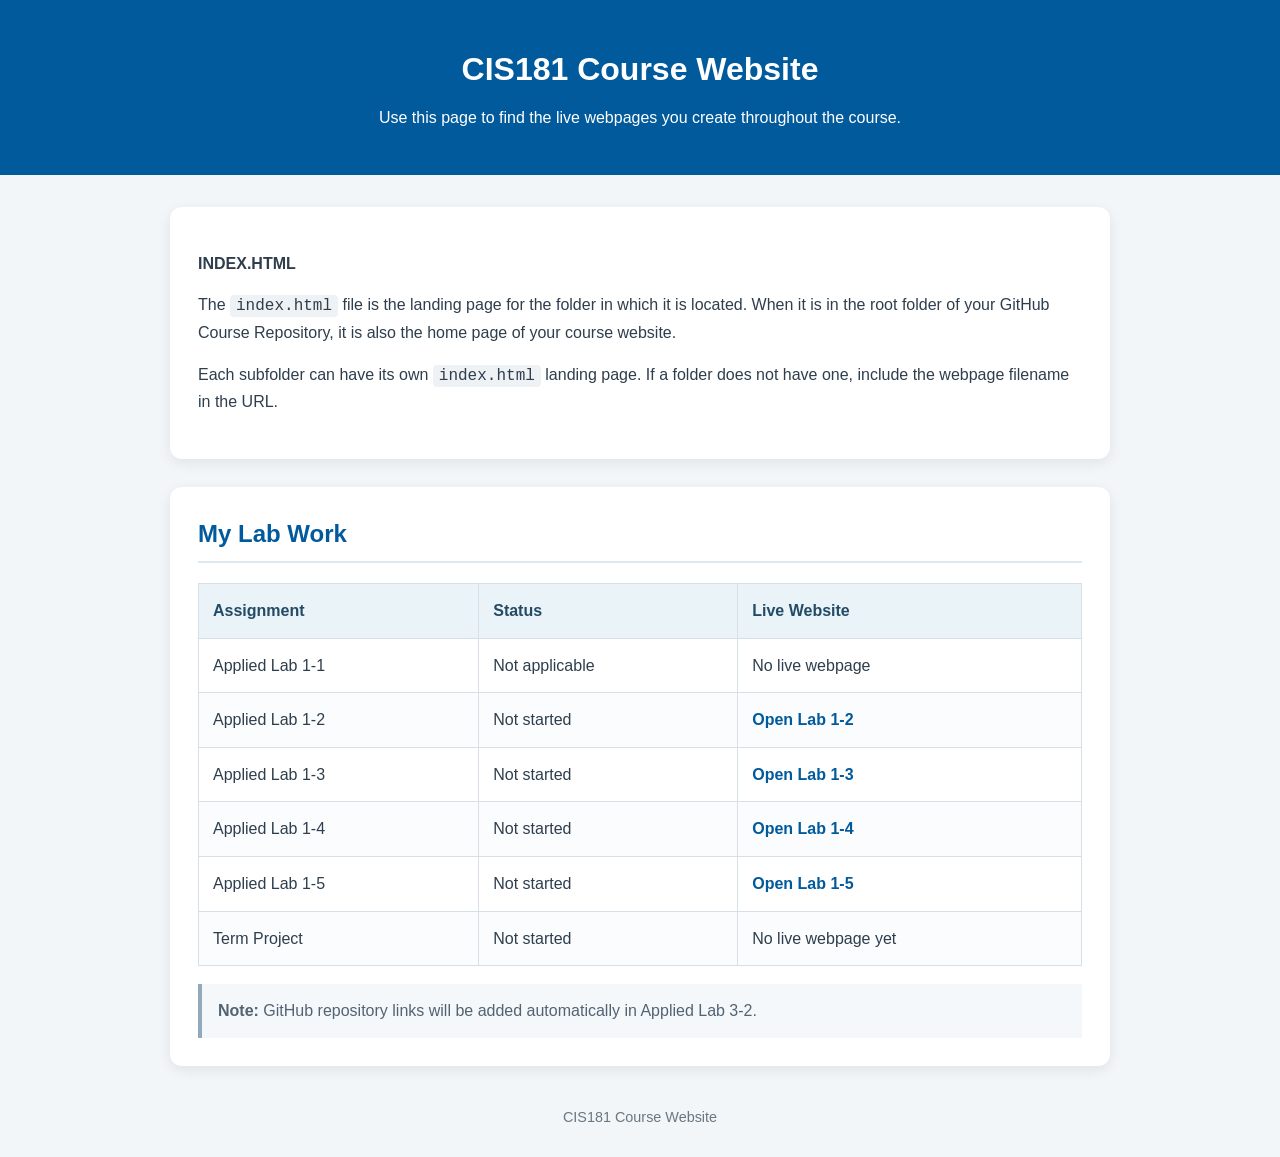
<file: index.html>
<!DOCTYPE html>
<html lang="en">
<head>
    <meta charset="UTF-8">
    <meta name="viewport" content="width=device-width, initial-scale=1.0">
    <title>CIS181 Course Website</title>
    <style>
        * { box-sizing: border-box; }
        body { margin: 0; background: #f3f6f9; color: #2f3e4d; font-family: Arial, Helvetica, sans-serif; line-height: 1.6; }
        .page-header { padding: 44px 20px; color: #ffffff; background: #005a9c; text-align: center; }
        .page-header h1 { margin: 0; }
        .page-header p { max-width: 720px; margin: 10px auto 0; }
        .container { max-width: 980px; margin: 32px auto; padding: 0 20px; }
        section { margin-bottom: 28px; padding: 28px; background: #ffffff; border-radius: 12px; box-shadow: 0 4px 14px rgb(0 0 0 / 8%); }
        h2 { margin-top: 0; padding-bottom: 8px; color: #005a9c; border-bottom: 2px solid #dce8f1; }
        code { padding: 2px 6px; background: #eef2f5; border-radius: 4px; font-family: Consolas, Monaco, monospace; }
        .callout-note { margin: 18px 0 0; padding: 14px 16px; color: #526373; background: #f5f8fa; border-left: 4px solid #92a8bb; }
        table { width: 100%; border-collapse: collapse; }
        th, td { padding: 14px; border: 1px solid #d7e0e7; text-align: left; vertical-align: top; }
        th { color: #244b65; background: #eaf3f8; }
        tbody tr:nth-child(even) { background: #fafcfd; }
        .status { white-space: nowrap; }
        .live-link { color: #005a9c; font-weight: bold; text-decoration: none; }
        .live-link:hover, .live-link:focus { text-decoration: underline; }
        footer { padding: 8px 20px 32px; color: #687782; text-align: center; font-size: 0.9rem; }
        @media (max-width: 650px) { .page-header { padding: 36px 18px; } section { padding: 22px; } th, td { padding: 10px; } .status { white-space: normal; } }
    </style>
</head>
<body>
    <header class="page-header">
        <h1>CIS181 Course Website</h1>
        <p>Use this page to find the live webpages you create throughout the course.</p>
    </header>

    <main class="container">
        <section>
            <p><strong>INDEX.HTML</strong></p>
            <p>The <code>index.html</code> file is the landing page for the folder in which it is located. When it is in the root folder of your GitHub Course Repository, it is also the home page of your course website.</p>
            <p>Each subfolder can have its own <code>index.html</code> landing page. If a folder does not have one, include the webpage filename in the URL.</p>
        </section>

        <section>
            <h2>My Lab Work</h2>
            <table>
                <thead>
                    <tr>
                        <th>Assignment</th>
                        <th>Status</th>
                        <th>Live Website</th>
                    </tr>
                </thead>
                <tbody>
                    <tr><td>Applied Lab 1-1</td><td class="status">Not applicable</td><td>No live webpage</td></tr>
                    <tr><td>Applied Lab 1-2</td><td class="status">Not started</td><td><a class="live-link" href="lab1-2/">Open Lab 1-2</a></td></tr>
                    <tr><td>Applied Lab 1-3</td><td class="status">Not started</td><td><a class="live-link" href="lab1-3/">Open Lab 1-3</a></td></tr>
                    <tr><td>Applied Lab 1-4</td><td class="status">Not started</td><td><a class="live-link" href="lab1-4/">Open Lab 1-4</a></td></tr>
                    <tr><td>Applied Lab 1-5</td><td class="status">Not started</td><td><a class="live-link" href="lab1-5/">Open Lab 1-5</a></td></tr>
                    <tr><td>Term Project</td><td class="status">Not started</td><td>No live webpage yet</td></tr>
                </tbody>
            </table>
            <p class="callout-note"><strong>Note:</strong> GitHub repository links will be added automatically in Applied Lab 3-2.</p>
        </section>
    </main>

    <footer>CIS181 Course Website</footer>
</body>
</html>
</file>
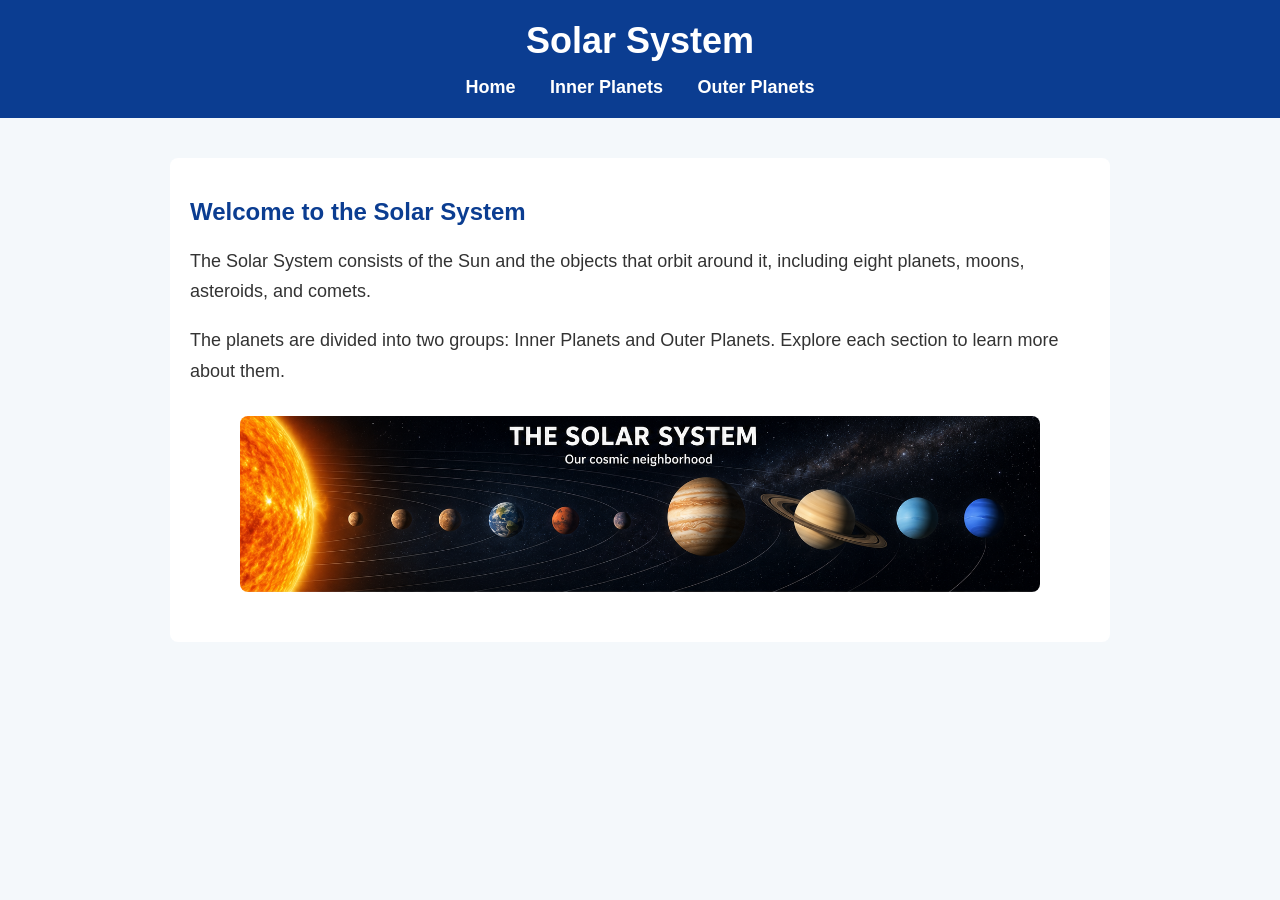
<file: lab1-2/index.html>
<!DOCTYPE html>
<html lang="en">
<head>
  <meta charset="UTF-8">
  <meta name="viewport" content="width=device-width, initial-scale=1.0">
  <title>Our Solar System</title>
  <link rel="stylesheet" href="css/styles.css">
</head>
<body>

<header>
  <h1>Solar System</h1>
  <nav>
    <a href="index.html">Home</a>
    <a href="inner-planets.html">Inner Planets</a>
    <a href="outer-planets.html">Outer Planets</a>
  </nav>
</header>

<main>
  <h2>Welcome to the Solar System</h2>

  <p>
    The Solar System consists of the Sun and the objects that orbit around it,
    including eight planets, moons, asteroids, and comets.
  </p>

  <p>
    The planets are divided into two groups: Inner Planets and Outer Planets.
    Explore each section to learn more about them.
  </p>

  <img src="images/solar-system.png" alt="Solar System Overview" width="800">
</main>

</body>
</html>
</file>
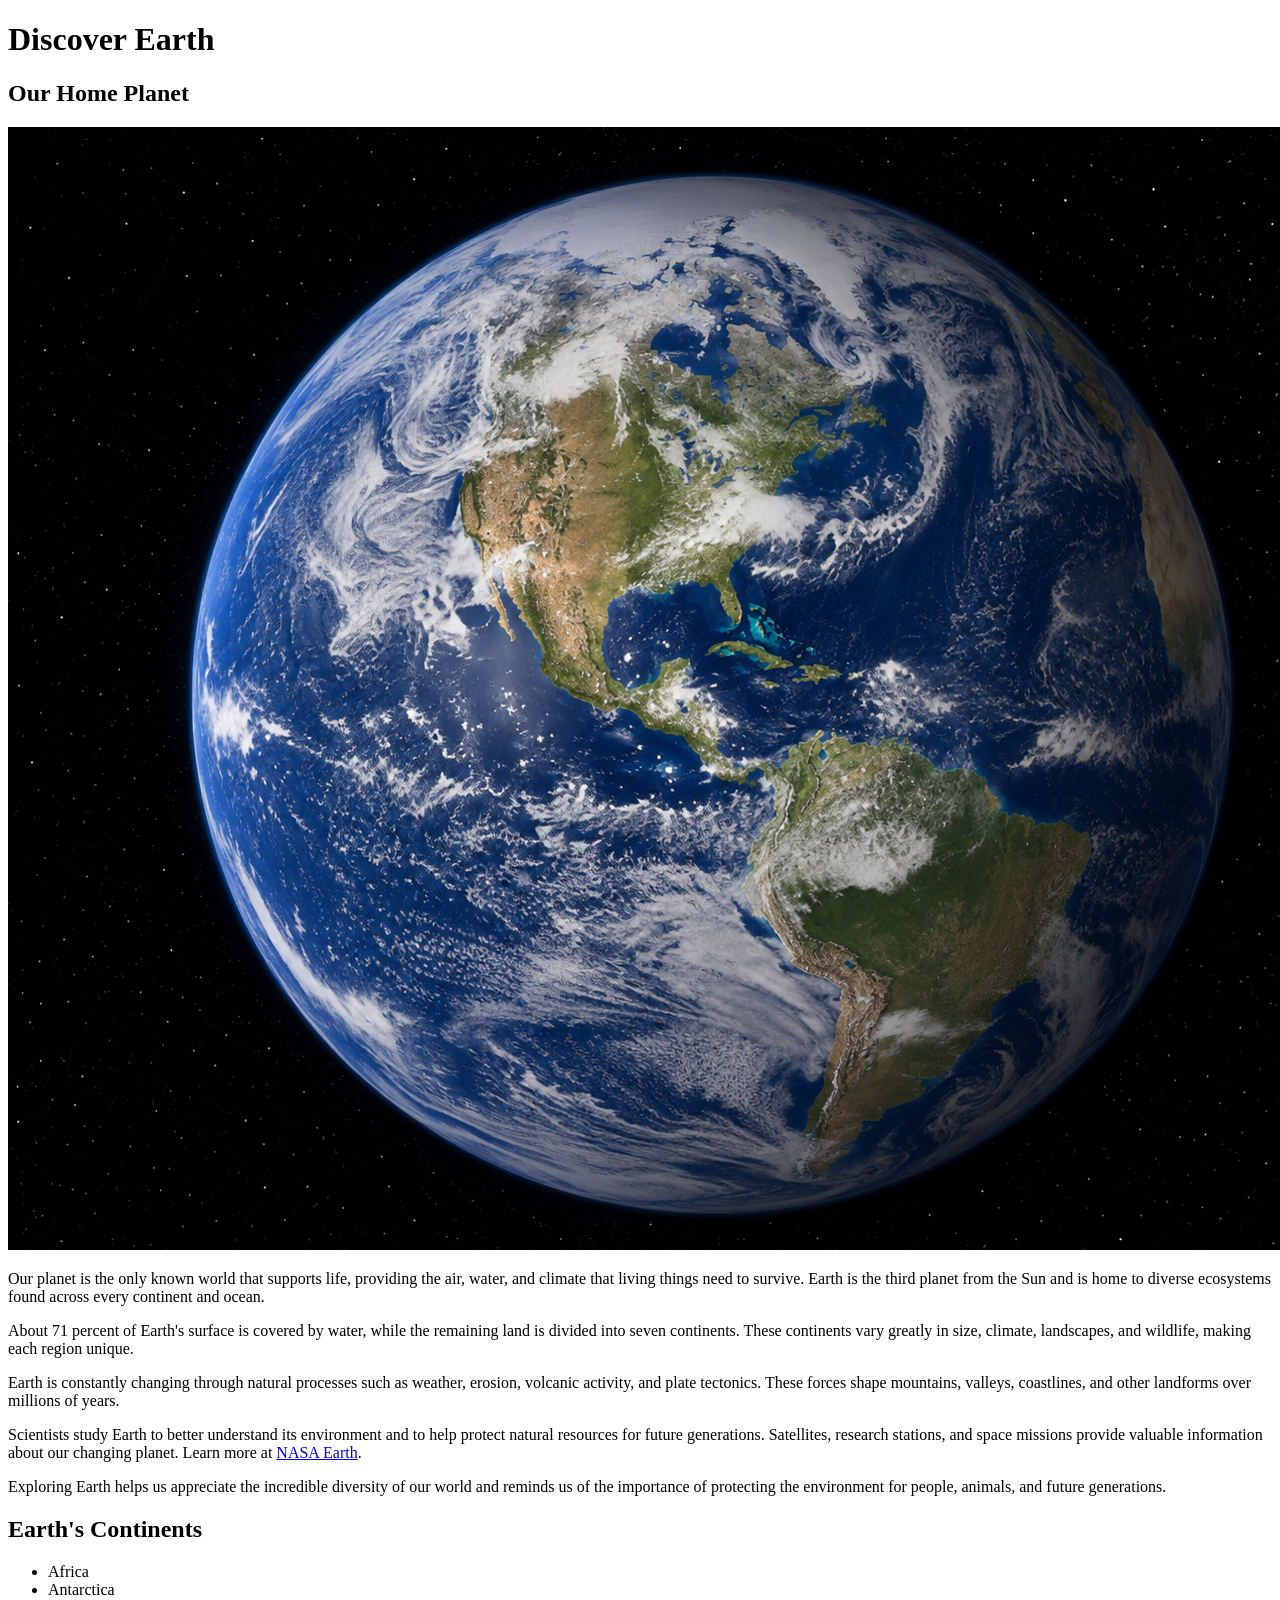
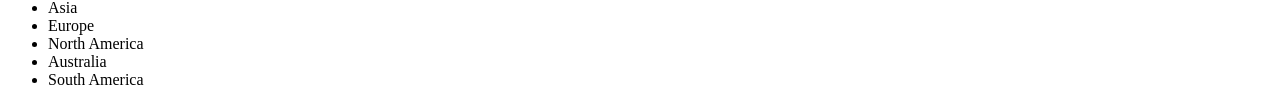
<file: lab1-3/index.html>
<!DOCTYPE html>
<html lang="en">
<head>
    <!--setting the character encoing-->
    <meta charset="UTF-8">
    <title>Discover Earth</title>
</head>

<body>

    <h1>Discover Earth</h1>

    <h2>Our Home Planet</h2>
    <!-- put the image below the home planet under level 2 heading -->
    <img src="images/earth_from_space.png" alt="Planet Earth viewed from space. Photo courtesy of NASA.">

    <p>Our planet is the only known world that supports life, providing the
    air, water, and climate that living things need to survive. Earth is the
    third planet from the Sun and is home to diverse ecosystems found across
    every continent and ocean.</p>

    <p>About 71 percent of Earth's surface is covered by water, while the
    remaining land is divided into seven continents. These continents vary
    greatly in size, climate, landscapes, and wildlife, making each region
    unique.</p>

    <p>Earth is constantly changing through natural processes such as weather,
    erosion, volcanic activity, and plate tectonics. These forces shape
    mountains, valleys, coastlines, and other landforms over millions of
    years.</p>

    <!-- i decided to do the hyper link intergrated within this paragraph for a nicer transitio-->
    <p>Scientists study Earth to better understand its environment and to help
    protect natural resources for future generations. Satellites, research
    stations, and space missions provide valuable information about our
    changing planet. Learn more at <a href="https://science.nasa.gov/earth/">NASA Earth</a>.</p>

    <p>Exploring Earth helps us appreciate the incredible diversity of our
    world and reminds us of the importance of protecting the environment for
    people, animals, and future generations.</p>

    <h2>Earth's Continents</h2>

    <ul>
        <li>Africa</li>
        <li>Antarctica</li>
        <li>Asia</li>
        <li>Europe</li>
        <li>North America</li>
        <li>Australia</li>
        <li>South America</li>
    </ul>

</body>
</html>
</file>
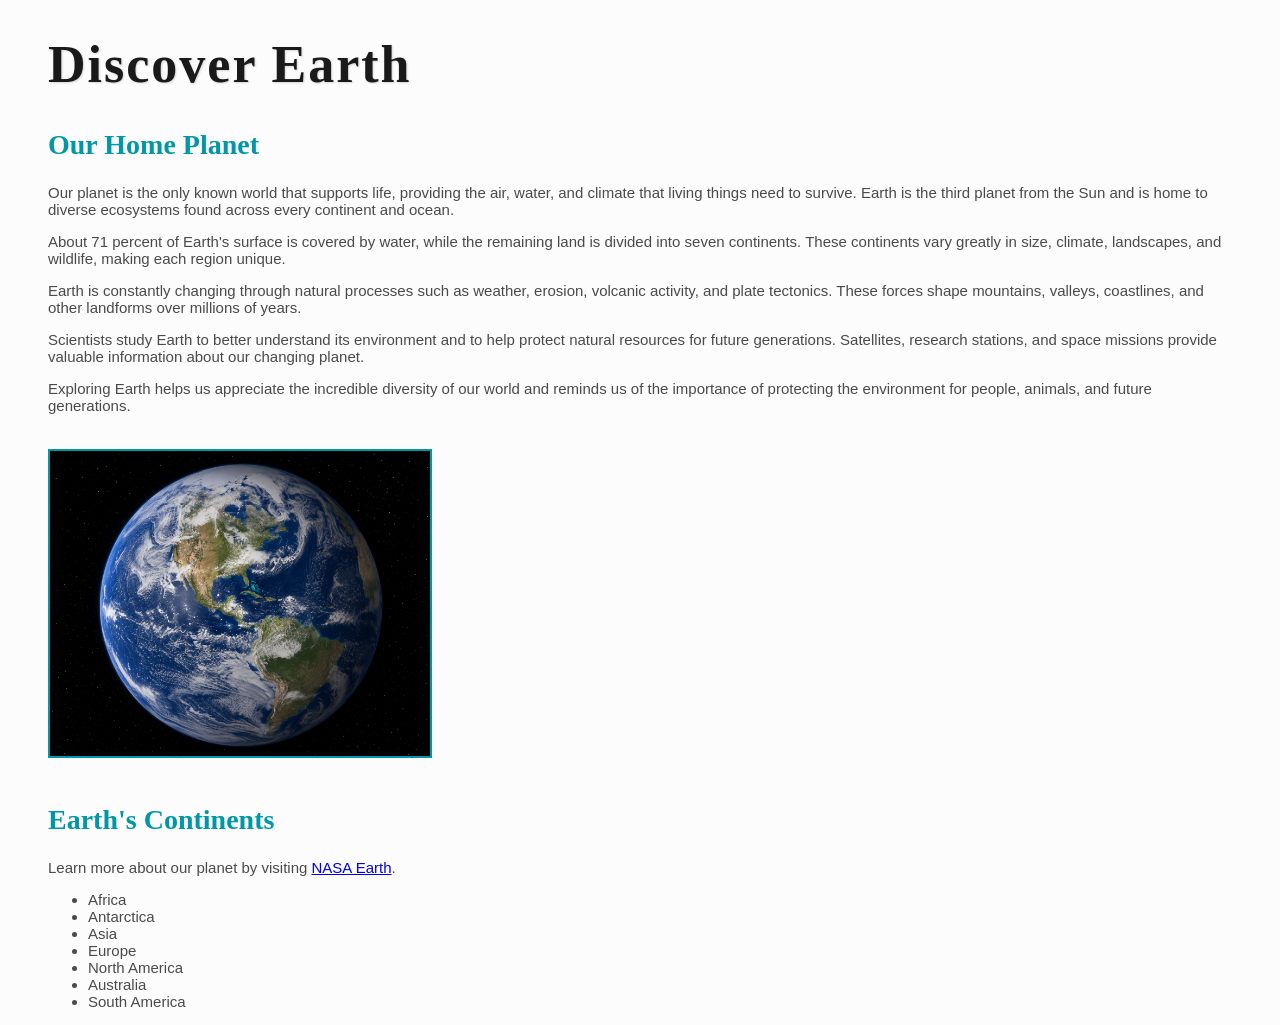
<file: lab1-4/index.html>
<!DOCTYPE html>
<html lang="en">
<head>
    <meta charset="UTF-8">
    <title>Discover Earth</title>
    <link rel="stylesheet" href="../css/style.css">

</head>
<body>

    <h1>Discover Earth</h1>

    <h2>Our Home Planet</h2>

    <p>Our planet is the only known world that supports life, providing the air, water, and climate that living things need to survive. Earth is the third planet from the Sun and is home to diverse ecosystems found across every continent and ocean.</p>

    <p>About 71 percent of Earth's surface is covered by water, while the remaining land is divided into seven continents. These continents vary greatly in size, climate, landscapes, and wildlife, making each region unique.</p>

    <p>Earth is constantly changing through natural processes such as weather, erosion, volcanic activity, and plate tectonics. These forces shape mountains, valleys, coastlines, and other landforms over millions of years.</p>

    <p>Scientists study Earth to better understand its environment and to help protect natural resources for future generations. Satellites, research stations, and space missions provide valuable information about our changing planet.</p>

    <p>Exploring Earth helps us appreciate the incredible diversity of our world and reminds us of the importance of protecting the environment for people, animals, and future generations.</p>

    <img src="images/earth_from_space.png"
         alt="Planet Earth viewed from space. Photo courtesy of NASA.">

    <h2>Earth's Continents</h2>

    <p>
        Learn more about our planet by visiting
        <a href="https://science.nasa.gov/earth/">NASA Earth</a>.
    </p>

    <ul>
        <li>Africa</li>
        <li>Antarctica</li>
        <li>Asia</li>
        <li>Europe</li>
        <li>North America</li>
        <li>Australia</li>
        <li>South America</li>
    </ul>

</body>
</html>
</file>
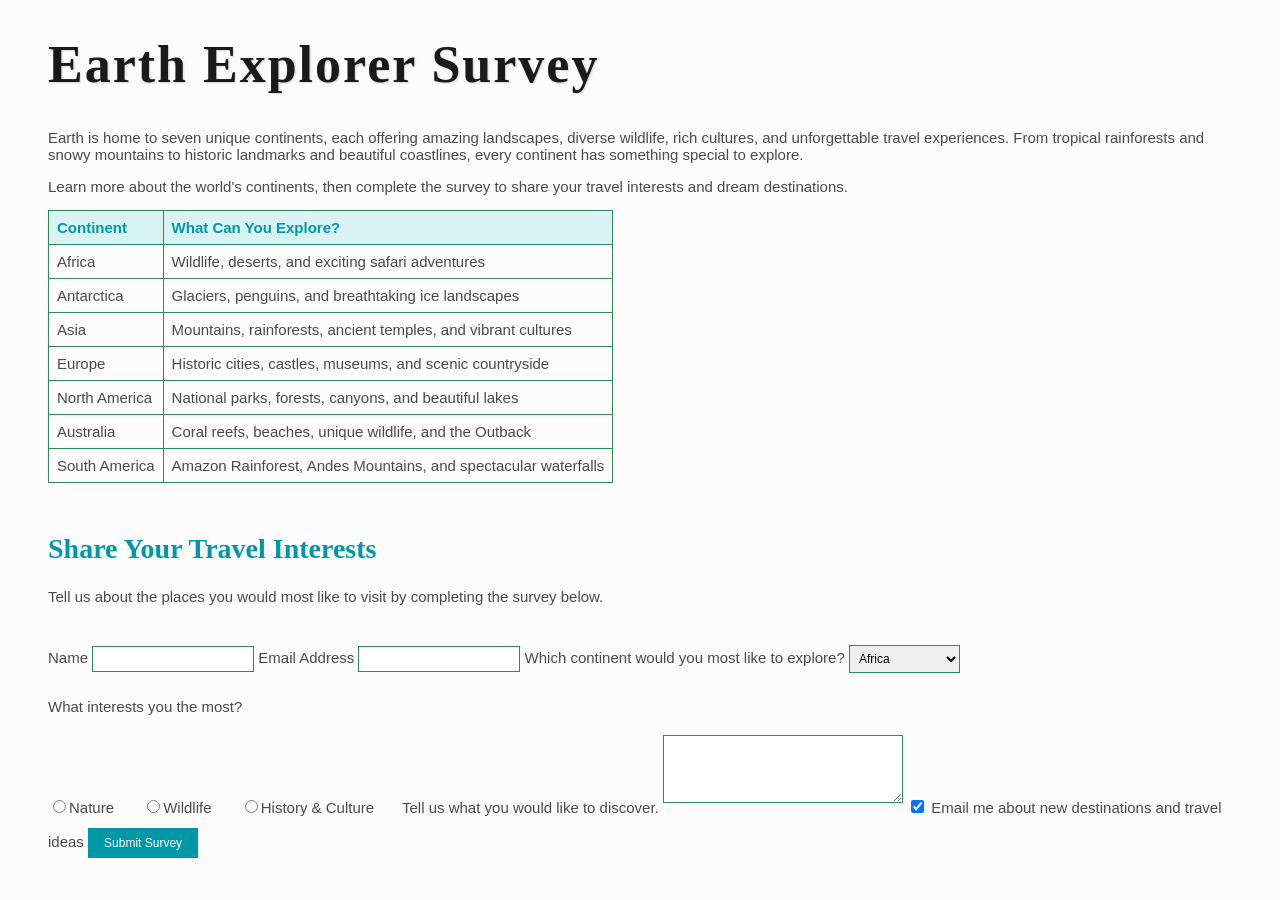
<file: lab1-5/index.html>
<!DOCTYPE html>
<html lang="en">

<head>
    <meta charset="UTF-8">
    <title>Earth Explorer Survey</title>
    <link rel="stylesheet" href="../css/style.css">
</head>

<body>

    <h1>Earth Explorer Survey</h1>

    <p>Earth is home to seven unique continents, each offering amazing landscapes,
    diverse wildlife, rich cultures, and unforgettable travel experiences. From
    tropical rainforests and snowy mountains to historic landmarks and beautiful
    coastlines, every continent has something special to explore.</p>

    <p>Learn more about the world's continents, then complete the survey to share
    your travel interests and dream destinations.</p>

    <table>
        <tr>
            <th>Continent</th>
            <th>What Can You Explore?</th>
        </tr>
        <tr>
            <td>Africa</td>
            <td>Wildlife, deserts, and exciting safari adventures</td>
        </tr>
        <tr>
            <td>Antarctica</td>
            <td>Glaciers, penguins, and breathtaking ice landscapes</td>
        </tr>
        <tr>
            <td>Asia</td>
            <td>Mountains, rainforests, ancient temples, and vibrant cultures</td>
        </tr>
        <tr>
            <td>Europe</td>
            <td>Historic cities, castles, museums, and scenic countryside</td>
        </tr>
        <tr>
            <td>North America</td>
            <td>National parks, forests, canyons, and beautiful lakes</td>
        </tr>
        <tr>
            <td>Australia</td>
            <td>Coral reefs, beaches, unique wildlife, and the Outback</td>
        </tr>
        <tr>
            <td>South America</td>
            <td>Amazon Rainforest, Andes Mountains, and spectacular waterfalls</td>
        </tr>
    </table>

    <h2>Share Your Travel Interests</h2>

    <p>Tell us about the places you would most like to visit by completing the survey below.</p>

    <form method="post" action="https://httpbin.org/post">

        <label for="name">Name</label>
        <input type="text" id="name" name="name">

        <label for="email">Email Address</label>
        <input type="text" id="email" name="email">

        <label for="continent">Which continent would you most like to explore?</label>
        <select id="continent" name="continent">
            <option value="Africa">Africa</option>
            <option value="Antarctica">Antarctica</option>
            <option value="Asia">Asia</option>
            <option value="Europe">Europe</option>
            <option value="North America">North America</option>
            <option value="Australia">Australia</option>
            <option value="South America">South America</option>
        </select>

        <p>What interests you the most?</p>

        <input type="radio" id="nature" name="interest" value="nature"><label for="nature">Nature</label>
        <input type="radio" id="wildlife" name="interest" value="wildlife"><label for="wildlife">Wildlife</label>
        <input type="radio" id="history" name="interest" value="history"><label for="history">History &amp; Culture</label>

        <label for="comments">Tell us what you would like to discover.</label>
        <textarea id="comments" name="comments" cols="30" rows="4"></textarea>

        <input type="checkbox" id="updates" name="updates" checked>
        <label for="updates">Email me about new destinations and travel ideas</label>

        <input type="submit" value="Submit Survey">

    </form>

</body>

</html>
</file>
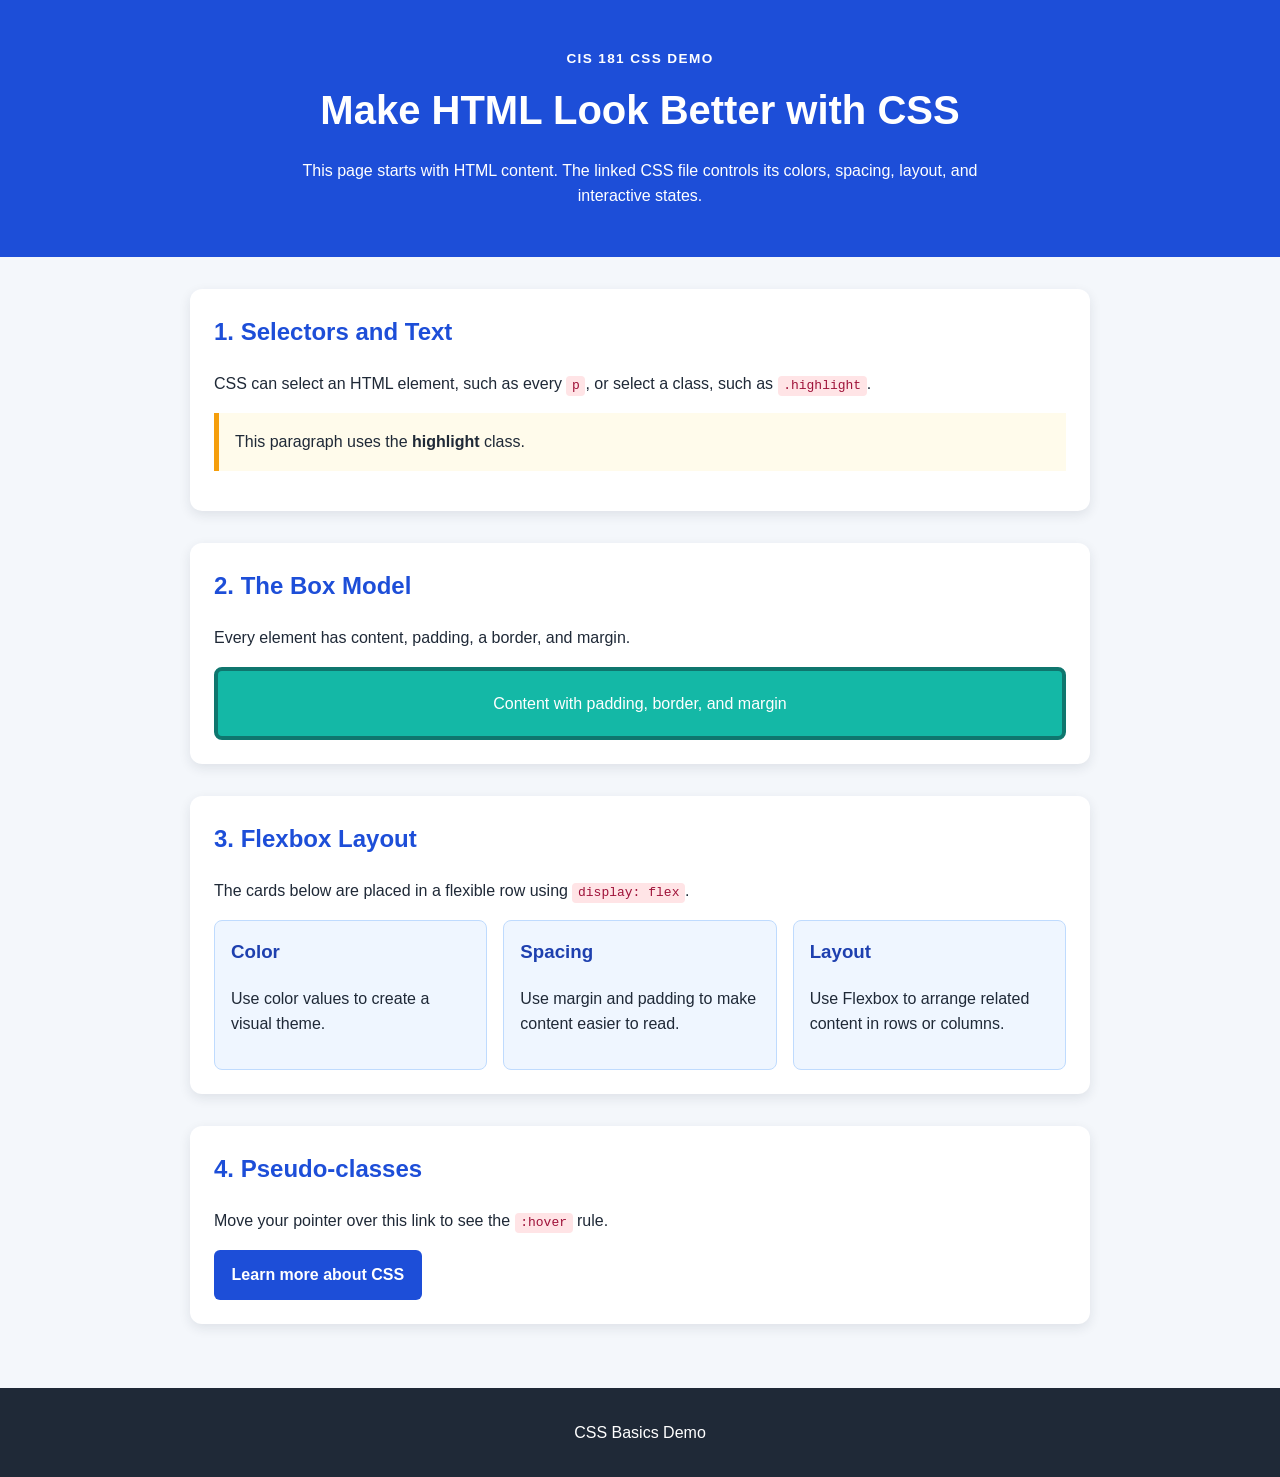
<file: demo/Demo 1-4/index.html>
<!DOCTYPE html>
<html lang="en">
<head>
  <meta charset="UTF-8">
  <meta name="viewport" content="width=device-width, initial-scale=1.0">
  <title>CSS Basics Demo</title>
  <link rel="stylesheet" href="style.css">
</head>
<body>
  <header class="site-header">
    <p class="eyebrow">CIS 181 CSS DEMO</p>
    <h1>Make HTML Look Better with CSS</h1>
    <p class="intro">This page starts with HTML content. The linked CSS file controls its colors, spacing, layout, and interactive states.</p>
  </header>
  <main>
    <section class="lesson-section">
      <h2>1. Selectors and Text</h2>
      <p>CSS can select an HTML element, such as every <code>p</code>, or select a class, such as <code>.highlight</code>.</p>
      <p class="highlight">This paragraph uses the <strong>highlight</strong> class.</p>
    </section>
    <section class="lesson-section">
      <h2>2. The Box Model</h2>
      <p>Every element has content, padding, a border, and margin.</p>
      <div class="box-model-example">Content with padding, border, and margin</div>
    </section>
    <section class="lesson-section">
      <h2>3. Flexbox Layout</h2>
      <p>The cards below are placed in a flexible row using <code>display: flex</code>.</p>
      <div class="card-row">
        <article class="card"><h3>Color</h3><p>Use color values to create a visual theme.</p></article>
        <article class="card"><h3>Spacing</h3><p>Use margin and padding to make content easier to read.</p></article>
        <article class="card"><h3>Layout</h3><p>Use Flexbox to arrange related content in rows or columns.</p></article>
      </div>
    </section>
    <section class="lesson-section action-section">
      <h2>4. Pseudo-classes</h2>
      <p>Move your pointer over this link to see the <code>:hover</code> rule.</p>
      <a class="demo-button" href="https://developer.mozilla.org/en-US/docs/Learn_web_development/Core/Styling_basics" target="_blank" rel="noreferrer">Learn more about CSS</a>
    </section>
  </main>
  <footer><p>CSS Basics Demo</p></footer>
</body>
</html>
</file>
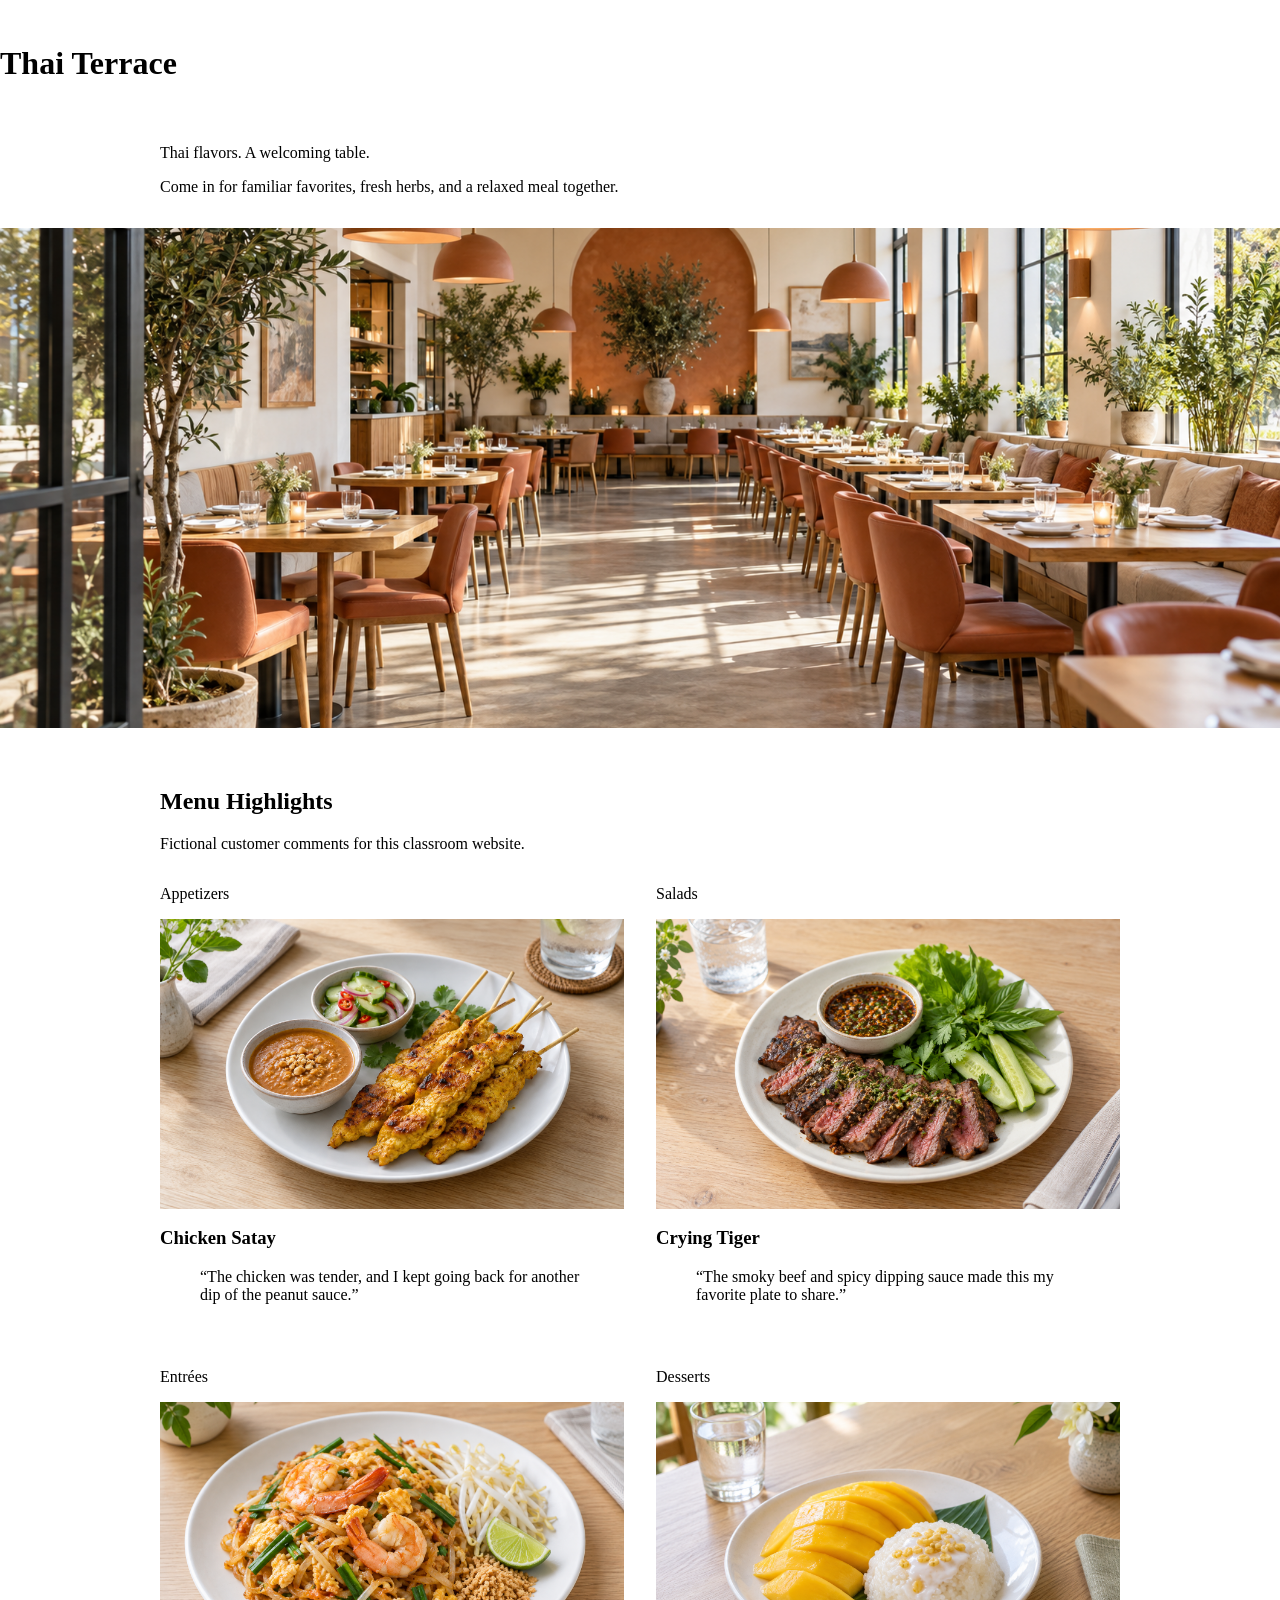
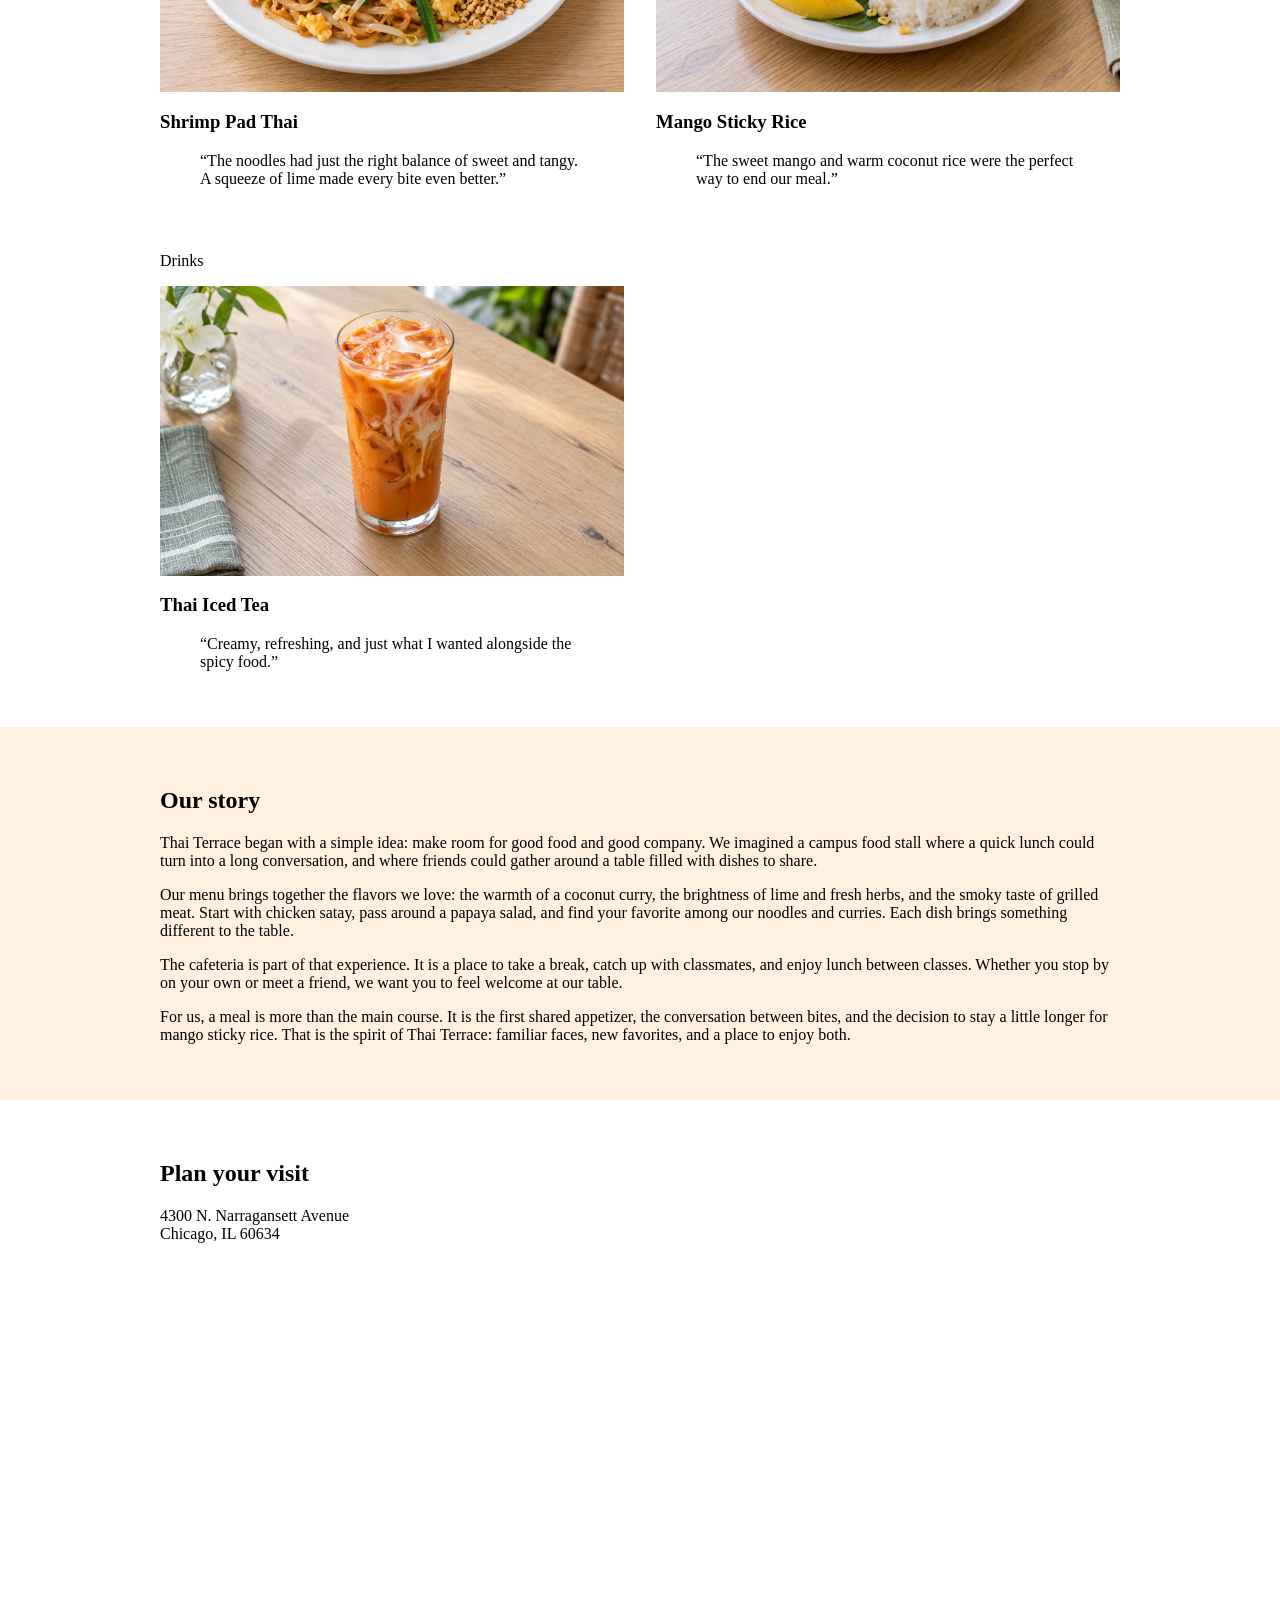
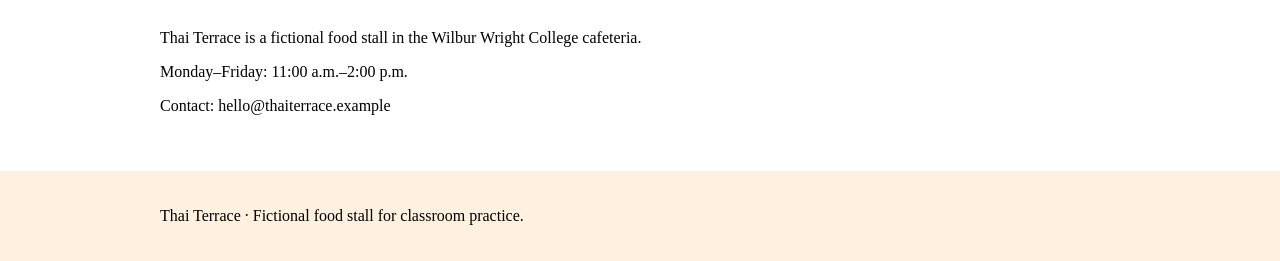
<file: demo/Demo 2-1/index.html>
<!doctype html>
<html lang="en">
  <head>
    <meta charset="utf-8" />
    <title>Home | Thai Terrace</title>
    <link rel="icon" type="image/svg+xml" href="images/favicon.svg" />
    <link rel="stylesheet" href="css/style.css" />
  </head>
  <body>
    <header class="page-header">
      <h1>Thai Terrace</h1>
    </header>
    <main>
      <section class="hero">
        <div class="container hero-copy">
          <p>Thai flavors. A welcoming table.</p>
          <p>
            Come in for familiar favorites, fresh herbs, and a relaxed meal
            together.
          </p>
        </div>
        <img
          class="hall-photo"
          src="images/dining-hall.png"
          width="1200"
          height="500"
          alt="A bright dining hall with wooden tables, warm pendant lights, and large windows."
        />
      </section>
      <section class="section">
        <div class="container">
          <h2>Menu Highlights</h2>
          <p>Fictional customer comments for this classroom website.</p>
          <div class="featured-row">
            <article class="featured-dish">
              <p>Appetizers</p>
              <img
                class="dish-photo"
                src="images/chicken-satay.png"
                width="464"
                height="290"
                alt="Chicken satay skewers with peanut sauce and cucumber relish."
              />
              <h3>Chicken Satay</h3>
              <blockquote>
                <p>
                  “The chicken was tender, and I kept going back for another dip
                  of the peanut sauce.”
                </p>
              </blockquote>
            </article>
            <article class="featured-dish">
              <p>Salads</p>
              <img
                class="dish-photo"
                src="images/crying-tiger.png"
                width="464"
                height="290"
                alt="Sliced grilled beef with toasted-rice chili dipping sauce and fresh vegetables."
              />
              <h3>Crying Tiger</h3>
              <blockquote>
                <p>
                  “The smoky beef and spicy dipping sauce made this my favorite
                  plate to share.”
                </p>
              </blockquote>
            </article>
            <article class="featured-dish">
              <p>Entrées</p>
              <img
                class="dish-photo"
                src="images/pad-thai.png"
                width="464"
                height="290"
                alt="Shrimp pad Thai with peanuts, bean sprouts, and lime."
              />
              <h3>Shrimp Pad Thai</h3>
              <blockquote>
                <p>
                  “The noodles had just the right balance of sweet and tangy. A
                  squeeze of lime made every bite even better.”
                </p>
              </blockquote>
            </article>
            <article class="featured-dish">
              <p>Desserts</p>
              <img
                class="dish-photo"
                src="images/mango-sticky-rice.png"
                width="464"
                height="290"
                alt="Ripe mango beside coconut sticky rice."
              />
              <h3>Mango Sticky Rice</h3>
              <blockquote>
                <p>
                  “The sweet mango and warm coconut rice were the perfect way to
                  end our meal.”
                </p>
              </blockquote>
            </article>
            <article class="featured-dish">
              <p>Drinks</p>
              <img
                class="dish-photo"
                src="images/thai-iced-tea.png"
                width="464"
                height="290"
                alt="A glass of orange Thai iced tea with milk and ice."
              />
              <h3>Thai Iced Tea</h3>
              <blockquote>
                <p>
                  “Creamy, refreshing, and just what I wanted alongside the
                  spicy food.”
                </p>
              </blockquote>
            </article>
          </div>
        </div>
      </section>
      <section class="section story">
        <div class="container">
          <h2>Our story</h2>
          <p>
            Thai Terrace began with a simple idea: make room for good food and
            good company. We imagined a campus food stall where a quick
            lunch could turn into a long conversation, and where friends could
            gather around a table filled with dishes to share.
          </p>
          <p>
            Our menu brings together the flavors we love: the warmth of a
            coconut curry, the brightness of lime and fresh herbs, and the smoky
            taste of grilled meat. Start with chicken satay, pass around a
            papaya salad, and find your favorite among our noodles and curries.
            Each dish brings something different to the table.
          </p>
          <p>
            The cafeteria is part of that experience. It is a place to take a break, catch up with classmates, and enjoy lunch between classes. Whether you stop by on your own or meet a friend, we want you to feel welcome at our table.
          </p>
          <p>
            For us, a meal is more than the main course. It is the first shared
            appetizer, the conversation between bites, and the decision to stay
            a little longer for mango sticky rice. That is the spirit of Thai
            Terrace: familiar faces, new favorites, and a place to enjoy both.
          </p>
        </div>
      </section>
      <section class="section">
        <div class="container">
          <h2>Plan your visit</h2>
          <p>4300 N. Narragansett Avenue<br />Chicago, IL 60634</p>
          <iframe
            title="Google Map: Wilbur Wright College"
            src="https://www.google.com/maps?q=Wilbur+Wright+College+4300+N+Narragansett+Ave+Chicago+IL+60634&output=embed"
            width="960"
            height="350"
            style="border: 0;"
            loading="lazy"
            referrerpolicy="no-referrer-when-downgrade"
            allowfullscreen
          ></iframe>
          <p>
            Thai Terrace is a fictional food stall in the Wilbur Wright College cafeteria.
          </p>
          <p>Monday–Friday: 11:00 a.m.–2:00 p.m.</p>
          <p>Contact: hello@thaiterrace.example</p>
        </div>
      </section>
    </main>
    <footer>
      <div class="container">
        <p>Thai Terrace · Fictional food stall for classroom practice.</p>
      </div>
    </footer>
  </body>
</html>
</file>
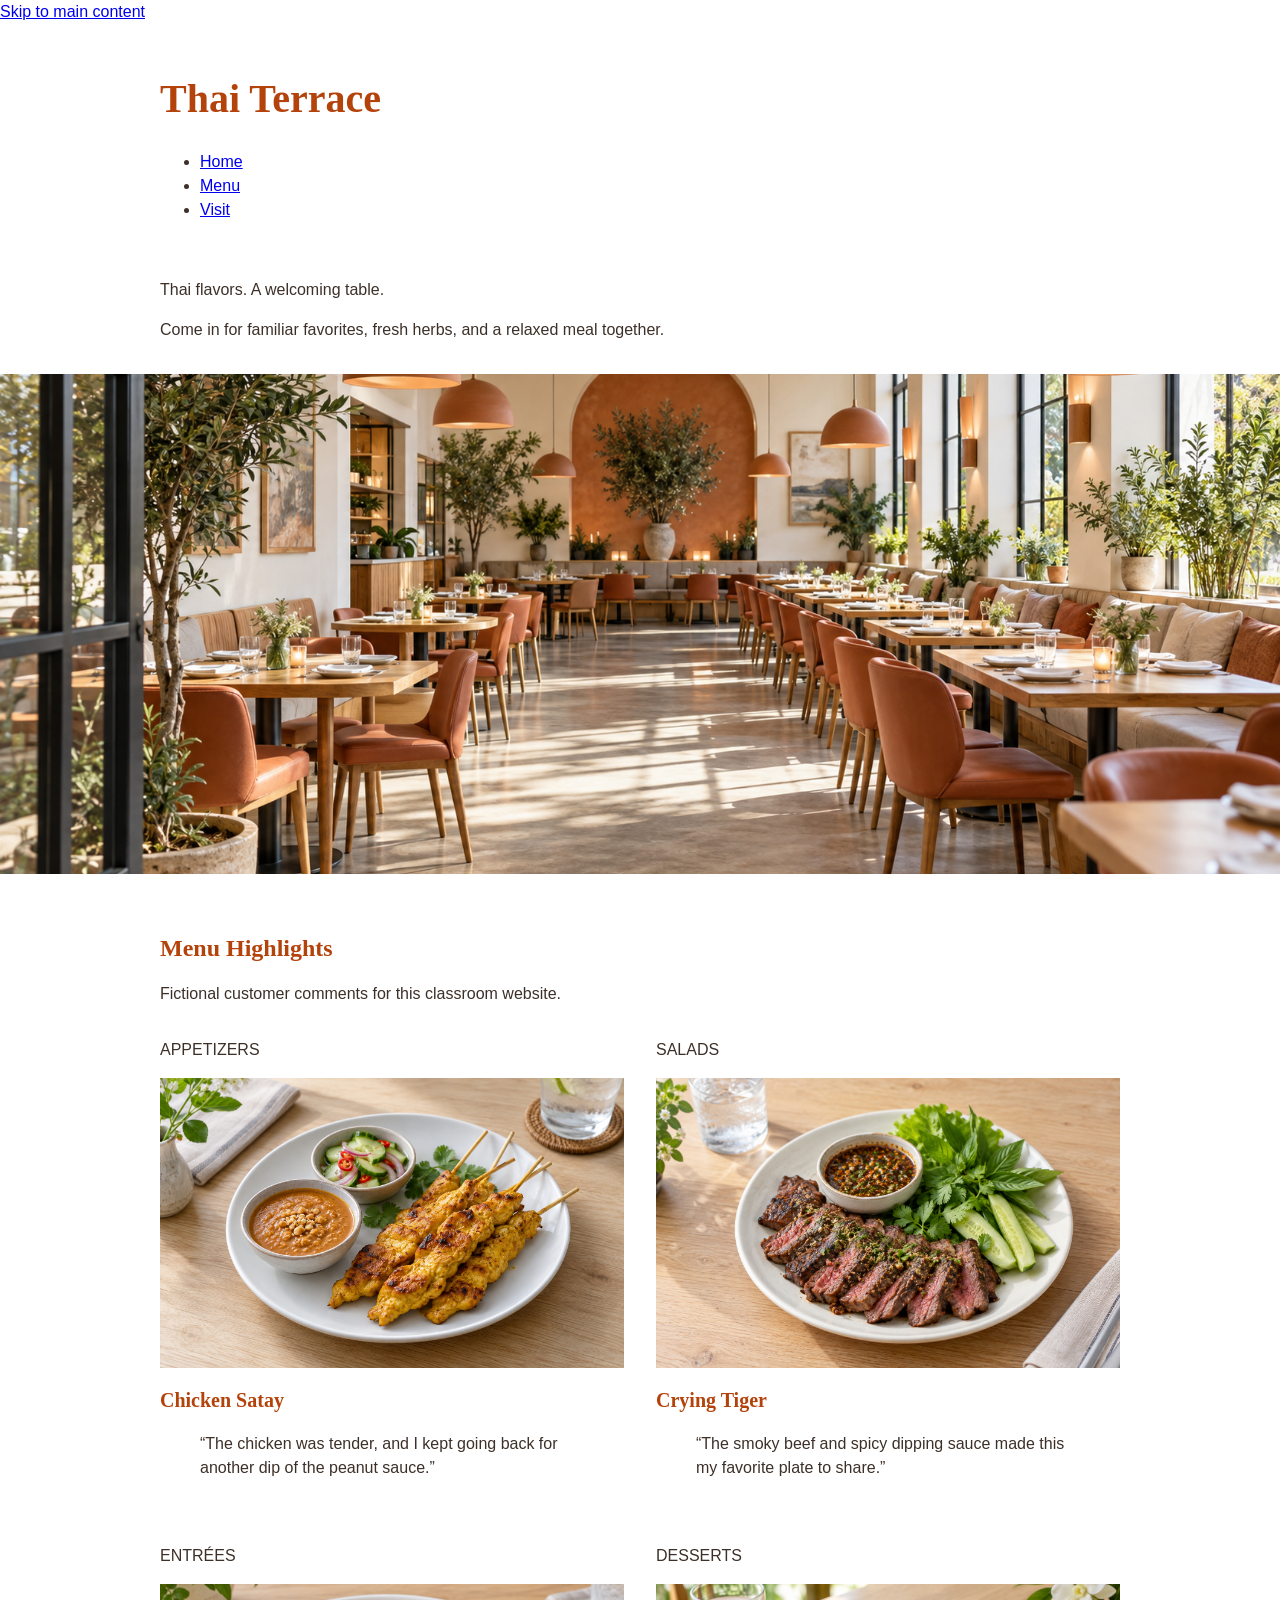
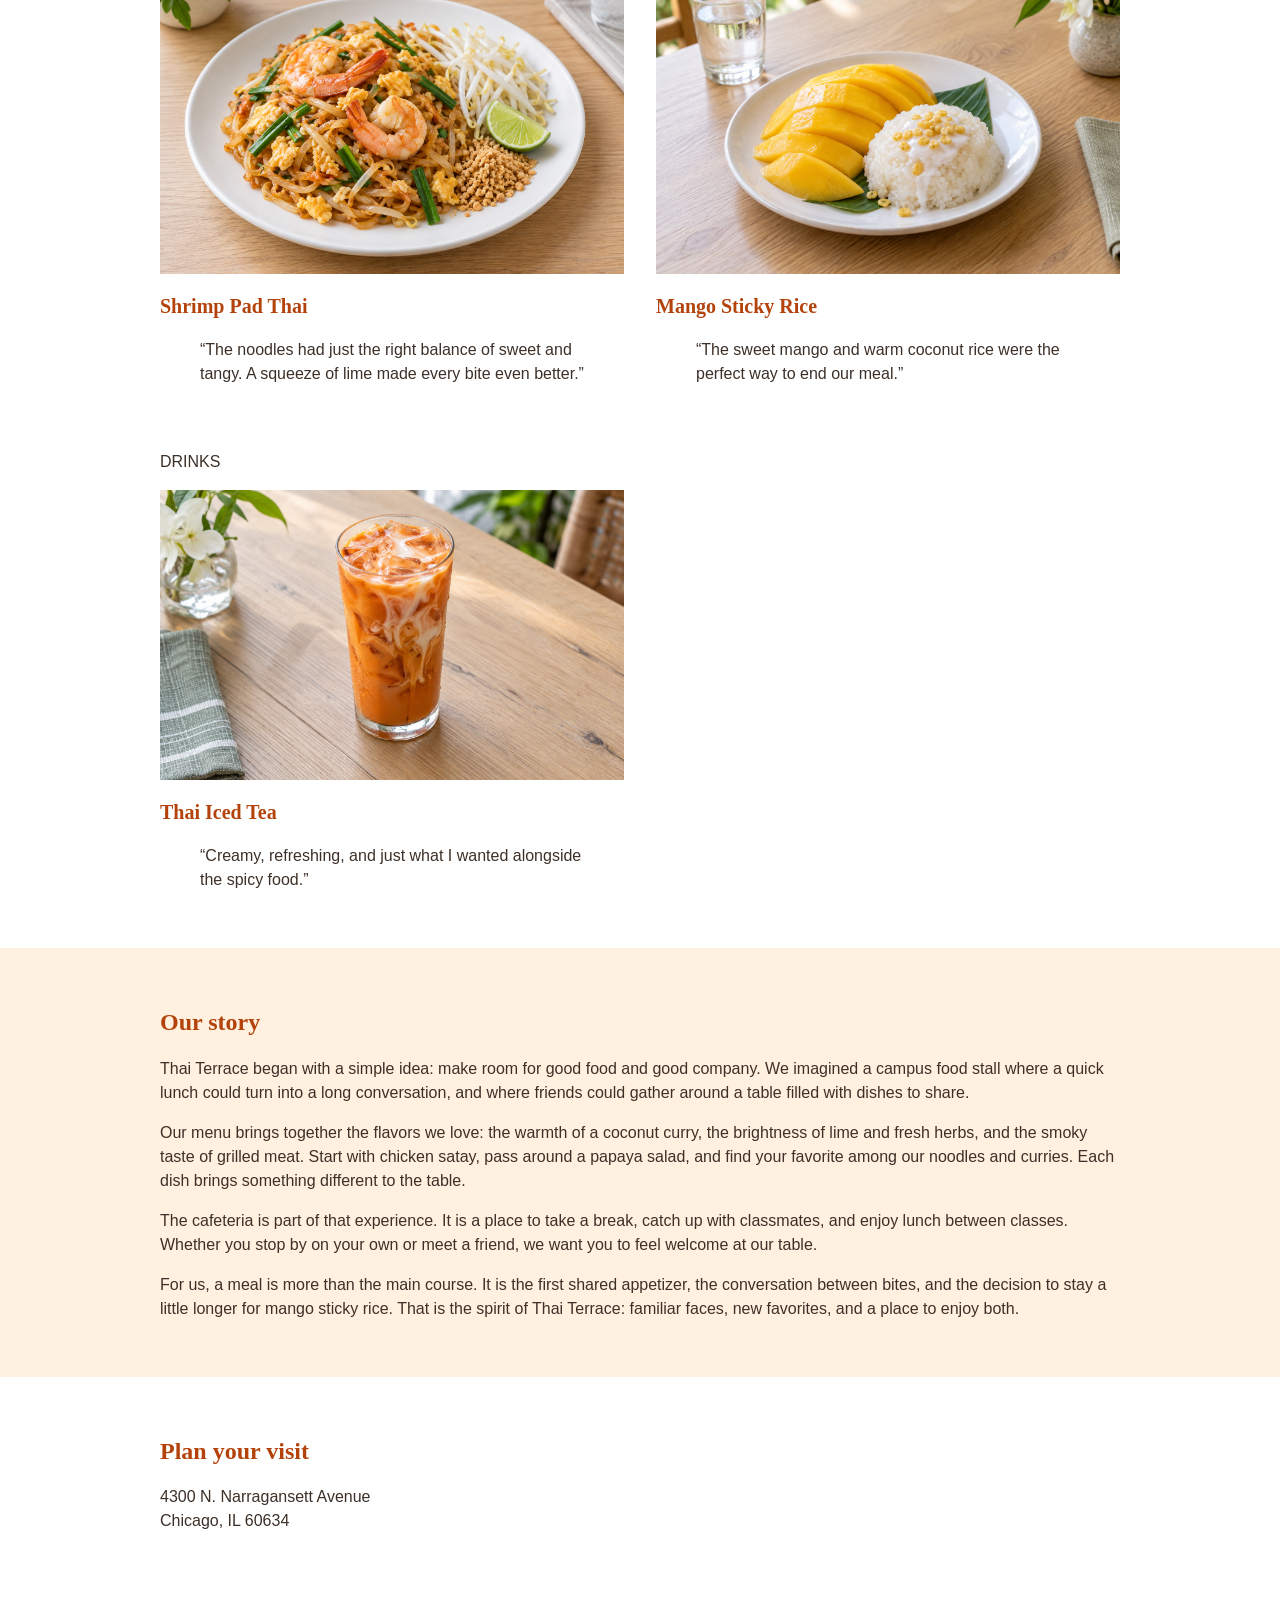
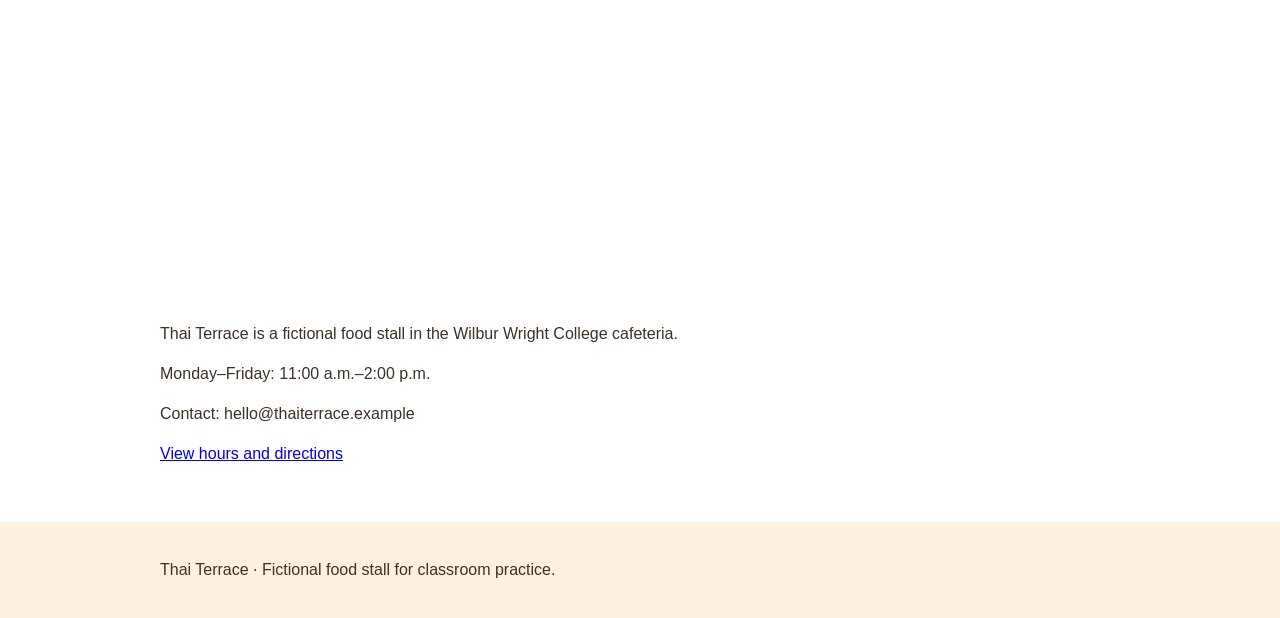
<file: demo/Demo 2-3/solution/index.html>
<!doctype html>
<html lang="en">
  <head>
    <meta charset="utf-8" />
    <title>Home | Thai Terrace</title>
    <link rel="icon" type="image/svg+xml" href="images/favicon.svg" />
    <link rel="stylesheet" href="css/style.css" />
  </head>
  <body>
    <a class="skip-link" href="#main">Skip to main content</a>
    <header class="page-header">
      <div class="container">
        <h1>Thai Terrace</h1>
        <nav aria-label="Primary">
          <ul>
            <li><a href="index.html" aria-current="page">Home</a></li>
            <li><a href="pages/menu.html">Menu</a></li>
            <li><a href="pages/visit.html">Visit</a></li>
          </ul>
        </nav>
      </div>
    </header>
    <main id="main">
      <section class="hero">
        <div class="container hero-copy">
          <p>Thai flavors. A welcoming table.</p>
          <p>
            Come in for familiar favorites, fresh herbs, and a relaxed meal
            together.
          </p>
        </div>
        <img
          class="hall-photo"
          src="images/dining-hall.png"
          width="1200"
          height="500"
          alt="A bright dining hall with wooden tables, warm pendant lights, and large windows."
        />
      </section>
      <section class="section">
        <div class="container">
          <h2>Menu Highlights</h2>
          <p>Fictional customer comments for this classroom website.</p>
          <div class="featured-row">
            <article class="featured-dish">
              <p>Appetizers</p>
              <img
                class="dish-photo"
                src="images/chicken-satay.png"
                width="464"
                height="290"
                alt="Chicken satay skewers with peanut sauce and cucumber relish."
              />
              <h3>Chicken Satay</h3>
              <blockquote>
                <p>
                  “The chicken was tender, and I kept going back for another dip
                  of the peanut sauce.”
                </p>
              </blockquote>
            </article>
            <article class="featured-dish">
              <p>Salads</p>
              <img
                class="dish-photo"
                src="images/crying-tiger.png"
                width="464"
                height="290"
                alt="Sliced grilled beef with toasted-rice chili dipping sauce and fresh vegetables."
              />
              <h3>Crying Tiger</h3>
              <blockquote>
                <p>
                  “The smoky beef and spicy dipping sauce made this my favorite
                  plate to share.”
                </p>
              </blockquote>
            </article>
            <article class="featured-dish">
              <p>Entrées</p>
              <img
                class="dish-photo"
                src="images/pad-thai.png"
                width="464"
                height="290"
                alt="Shrimp pad Thai with peanuts, bean sprouts, and lime."
              />
              <h3>Shrimp Pad Thai</h3>
              <blockquote>
                <p>
                  “The noodles had just the right balance of sweet and tangy. A
                  squeeze of lime made every bite even better.”
                </p>
              </blockquote>
            </article>
            <article class="featured-dish">
              <p>Desserts</p>
              <img
                class="dish-photo"
                src="images/mango-sticky-rice.png"
                width="464"
                height="290"
                alt="Ripe mango beside coconut sticky rice."
              />
              <h3>Mango Sticky Rice</h3>
              <blockquote>
                <p>
                  “The sweet mango and warm coconut rice were the perfect way to
                  end our meal.”
                </p>
              </blockquote>
            </article>
            <article class="featured-dish">
              <p>Drinks</p>
              <img
                class="dish-photo"
                src="images/thai-iced-tea.png"
                width="464"
                height="290"
                alt="A glass of orange Thai iced tea with milk and ice."
              />
              <h3>Thai Iced Tea</h3>
              <blockquote>
                <p>
                  “Creamy, refreshing, and just what I wanted alongside the
                  spicy food.”
                </p>
              </blockquote>
            </article>
          </div>
        </div>
      </section>
      <section class="section story">
        <div class="container">
          <h2>Our story</h2>
          <p>
            Thai Terrace began with a simple idea: make room for good food and
            good company. We imagined a campus food stall where a quick
            lunch could turn into a long conversation, and where friends could
            gather around a table filled with dishes to share.
          </p>
          <p>
            Our menu brings together the flavors we love: the warmth of a
            coconut curry, the brightness of lime and fresh herbs, and the smoky
            taste of grilled meat. Start with chicken satay, pass around a
            papaya salad, and find your favorite among our noodles and curries.
            Each dish brings something different to the table.
          </p>
          <p>
            The cafeteria is part of that experience. It is a place to take a break, catch up with classmates, and enjoy lunch between classes. Whether you stop by on your own or meet a friend, we want you to feel welcome at our table.
          </p>
          <p>
            For us, a meal is more than the main course. It is the first shared
            appetizer, the conversation between bites, and the decision to stay
            a little longer for mango sticky rice. That is the spirit of Thai
            Terrace: familiar faces, new favorites, and a place to enjoy both.
          </p>
        </div>
      </section>
      <section class="section">
        <div class="container">
          <h2>Plan your visit</h2>
          <p>4300 N. Narragansett Avenue<br />Chicago, IL 60634</p>
          <iframe
            title="Google Map: Wilbur Wright College"
            src="https://www.google.com/maps?q=Wilbur+Wright+College+4300+N+Narragansett+Ave+Chicago+IL+60634&output=embed"
            width="960"
            height="350"
            style="border: 0;"
            loading="lazy"
            referrerpolicy="no-referrer-when-downgrade"
            allowfullscreen
          ></iframe>
          <p>
            Thai Terrace is a fictional food stall in the Wilbur Wright College cafeteria.
          </p>
          <p>Monday–Friday: 11:00 a.m.–2:00 p.m.</p>
          <p>Contact: hello@thaiterrace.example</p>
          <p><a href="pages/visit.html#hours">View hours and directions</a></p>
        </div>
      </section>
    </main>
    <footer>
      <div class="container">
        <p>Thai Terrace · Fictional food stall for classroom practice.</p>
      </div>
    </footer>
  </body>
</html>
</file>
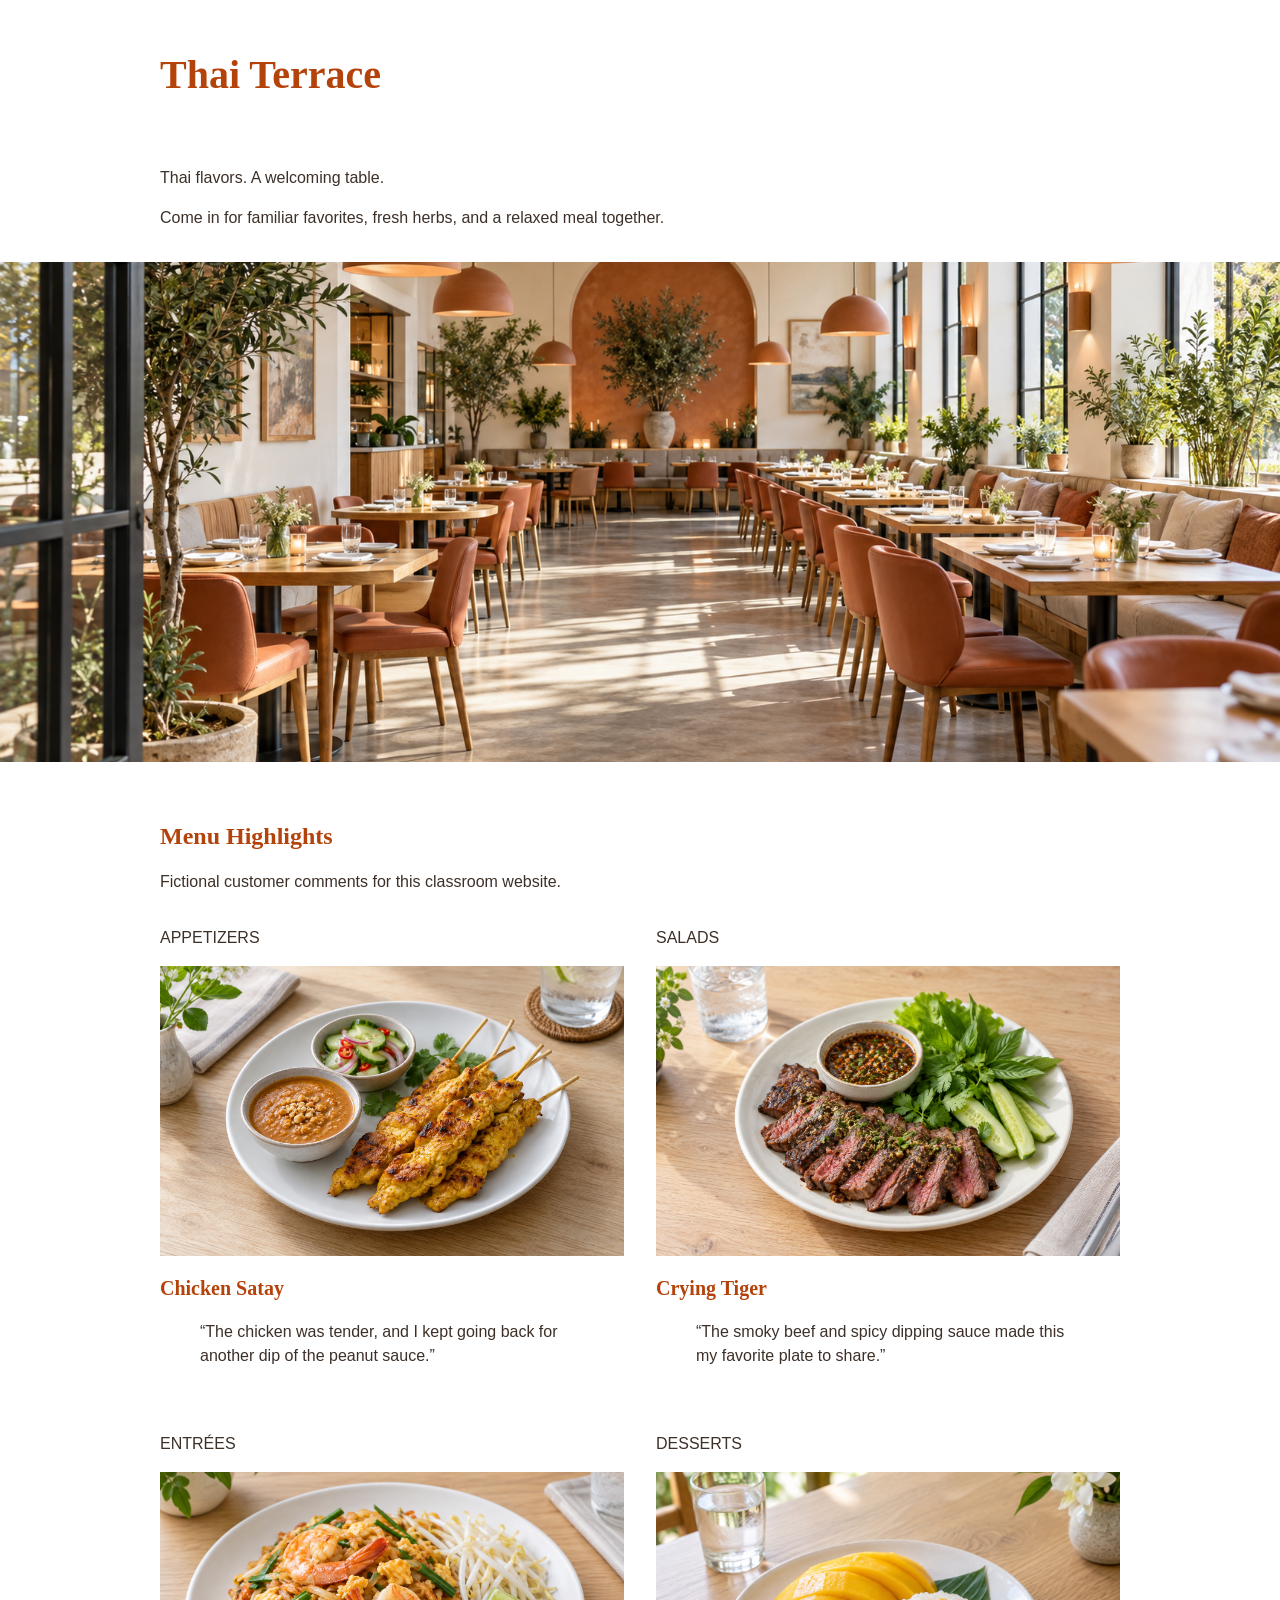
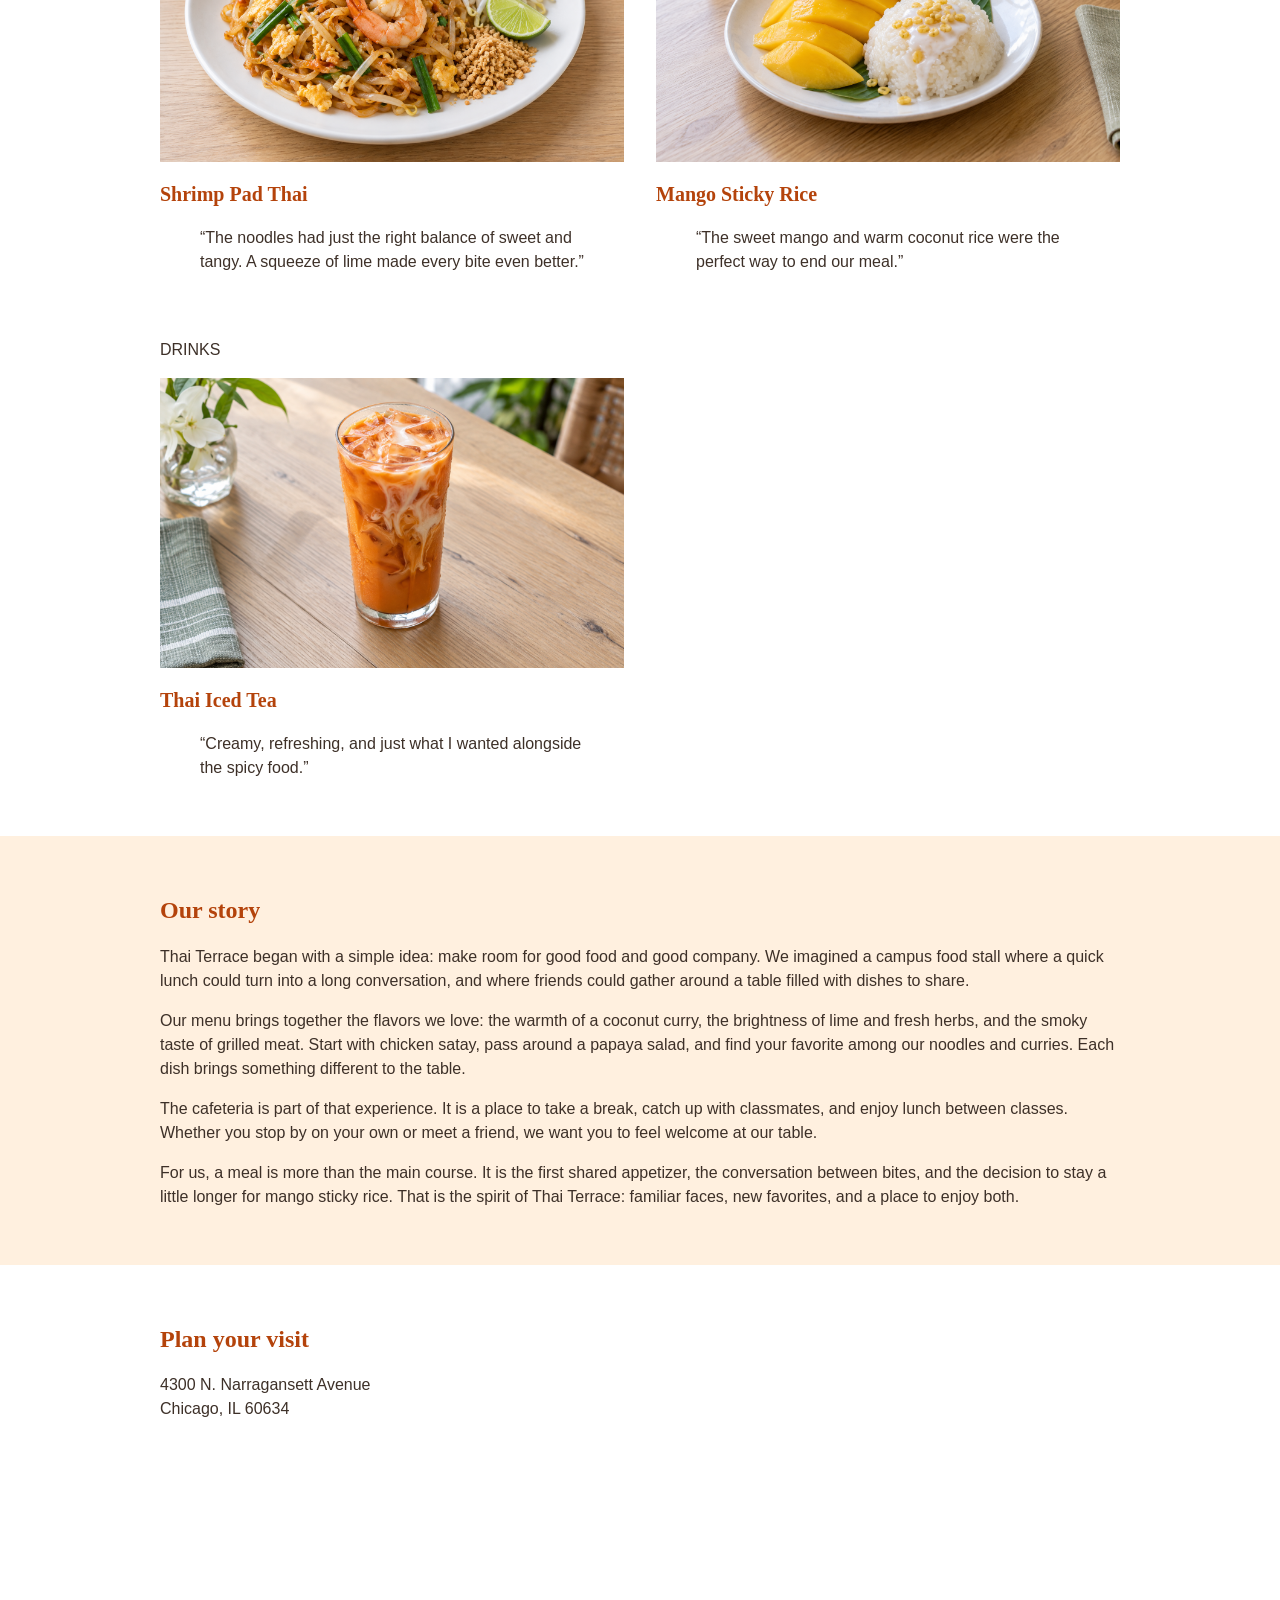
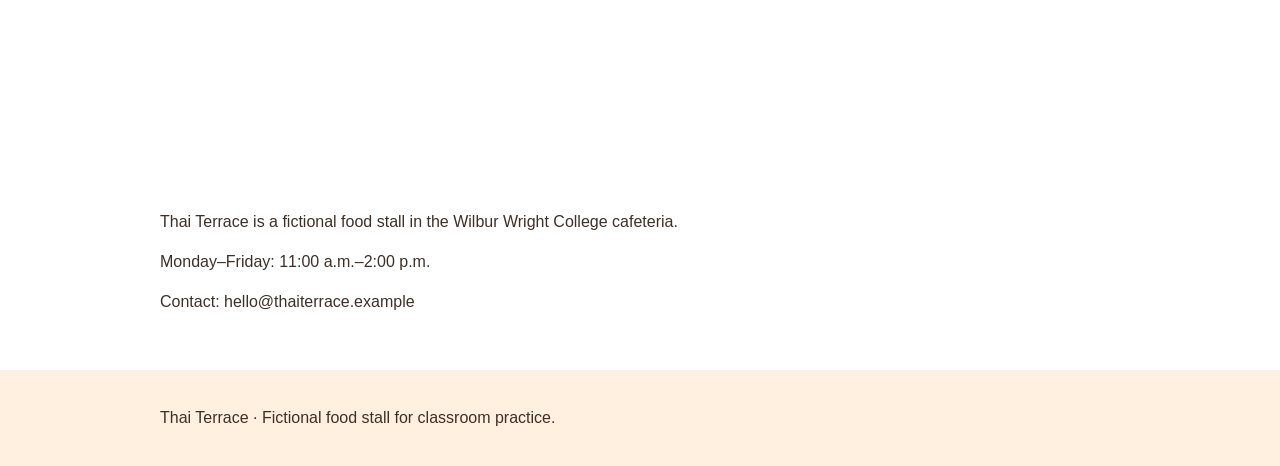
<file: demo/Demo 2-3/student/index.html>
<!doctype html>
<html lang="en">
  <head>
    <meta charset="utf-8" />
    <title>Home | Thai Terrace</title>
    <link rel="icon" type="image/svg+xml" href="images/favicon.svg" />
    <link rel="stylesheet" href="css/style.css" />
  </head>
  <body>
    <!-- TODO 1: Add a link to #main here, with class="skip-link" and the text "Skip to main content". -->
    <header class="page-header">
      <div class="container">
        <h1>Thai Terrace</h1>
        <!-- TODO 2: Add nav with aria-label="Primary". Inside it, add a ul with three li elements and Home, Menu, and Visit links. Use index.html, pages/menu.html, and pages/visit.html, respectively. -->
        <!-- TODO 3: In the navigation you just added, put aria-current="page" on the Home link only. -->
      </div>
    </header>
    <!-- TODO 4: Add id="main" to the main element as the skip-link destination. -->
    <main>
      <section class="hero">
        <div class="container hero-copy">
          <p>Thai flavors. A welcoming table.</p>
          <p>
            Come in for familiar favorites, fresh herbs, and a relaxed meal
            together.
          </p>
        </div>
        <img
          class="hall-photo"
          src="images/dining-hall.png"
          width="1200"
          height="500"
          alt="A bright dining hall with wooden tables, warm pendant lights, and large windows."
        />
      </section>
      <section class="section">
        <div class="container">
          <h2>Menu Highlights</h2>
          <p>Fictional customer comments for this classroom website.</p>
          <div class="featured-row">
            <article class="featured-dish">
              <p>Appetizers</p>
              <img
                class="dish-photo"
                src="images/chicken-satay.png"
                width="464"
                height="290"
                alt="Chicken satay skewers with peanut sauce and cucumber relish."
              />
              <h3>Chicken Satay</h3>
              <blockquote>
                <p>
                  “The chicken was tender, and I kept going back for another dip
                  of the peanut sauce.”
                </p>
              </blockquote>
            </article>
            <article class="featured-dish">
              <p>Salads</p>
              <img
                class="dish-photo"
                src="images/crying-tiger.png"
                width="464"
                height="290"
                alt="Sliced grilled beef with toasted-rice chili dipping sauce and fresh vegetables."
              />
              <h3>Crying Tiger</h3>
              <blockquote>
                <p>
                  “The smoky beef and spicy dipping sauce made this my favorite
                  plate to share.”
                </p>
              </blockquote>
            </article>
            <article class="featured-dish">
              <p>Entrées</p>
              <img
                class="dish-photo"
                src="images/pad-thai.png"
                width="464"
                height="290"
                alt="Shrimp pad Thai with peanuts, bean sprouts, and lime."
              />
              <h3>Shrimp Pad Thai</h3>
              <blockquote>
                <p>
                  “The noodles had just the right balance of sweet and tangy. A
                  squeeze of lime made every bite even better.”
                </p>
              </blockquote>
            </article>
            <article class="featured-dish">
              <p>Desserts</p>
              <img
                class="dish-photo"
                src="images/mango-sticky-rice.png"
                width="464"
                height="290"
                alt="Ripe mango beside coconut sticky rice."
              />
              <h3>Mango Sticky Rice</h3>
              <blockquote>
                <p>
                  “The sweet mango and warm coconut rice were the perfect way to
                  end our meal.”
                </p>
              </blockquote>
            </article>
            <article class="featured-dish">
              <p>Drinks</p>
              <img
                class="dish-photo"
                src="images/thai-iced-tea.png"
                width="464"
                height="290"
                alt="A glass of orange Thai iced tea with milk and ice."
              />
              <h3>Thai Iced Tea</h3>
              <blockquote>
                <p>
                  “Creamy, refreshing, and just what I wanted alongside the
                  spicy food.”
                </p>
              </blockquote>
            </article>
          </div>
        </div>
      </section>
      <section class="section story">
        <div class="container">
          <h2>Our story</h2>
          <p>
            Thai Terrace began with a simple idea: make room for good food and
            good company. We imagined a campus food stall where a quick
            lunch could turn into a long conversation, and where friends could
            gather around a table filled with dishes to share.
          </p>
          <p>
            Our menu brings together the flavors we love: the warmth of a
            coconut curry, the brightness of lime and fresh herbs, and the smoky
            taste of grilled meat. Start with chicken satay, pass around a
            papaya salad, and find your favorite among our noodles and curries.
            Each dish brings something different to the table.
          </p>
          <p>
            The cafeteria is part of that experience. It is a place to take a break, catch up with classmates, and enjoy lunch between classes. Whether you stop by on your own or meet a friend, we want you to feel welcome at our table.
          </p>
          <p>
            For us, a meal is more than the main course. It is the first shared
            appetizer, the conversation between bites, and the decision to stay
            a little longer for mango sticky rice. That is the spirit of Thai
            Terrace: familiar faces, new favorites, and a place to enjoy both.
          </p>
        </div>
      </section>
      <section class="section">
        <div class="container">
          <h2>Plan your visit</h2>
          <p>4300 N. Narragansett Avenue<br />Chicago, IL 60634</p>
          <iframe
            title="Google Map: Wilbur Wright College"
            src="https://www.google.com/maps?q=Wilbur+Wright+College+4300+N+Narragansett+Ave+Chicago+IL+60634&output=embed"
            width="960"
            height="350"
            style="border: 0;"
            loading="lazy"
            referrerpolicy="no-referrer-when-downgrade"
            allowfullscreen
          ></iframe>
          <p>
            Thai Terrace is a fictional food stall in the Wilbur Wright College cafeteria.
          </p>
          <p>Monday–Friday: 11:00 a.m.–2:00 p.m.</p>
          <p>Contact: hello@thaiterrace.example</p>
          <!-- TODO 5: Add a link to pages/visit.html#hours. Use clear link text. -->
        </div>
      </section>
    </main>
    <footer>
      <div class="container">
        <p>Thai Terrace · Fictional food stall for classroom practice.</p>
      </div>
    </footer>
  </body>
</html>
</file>
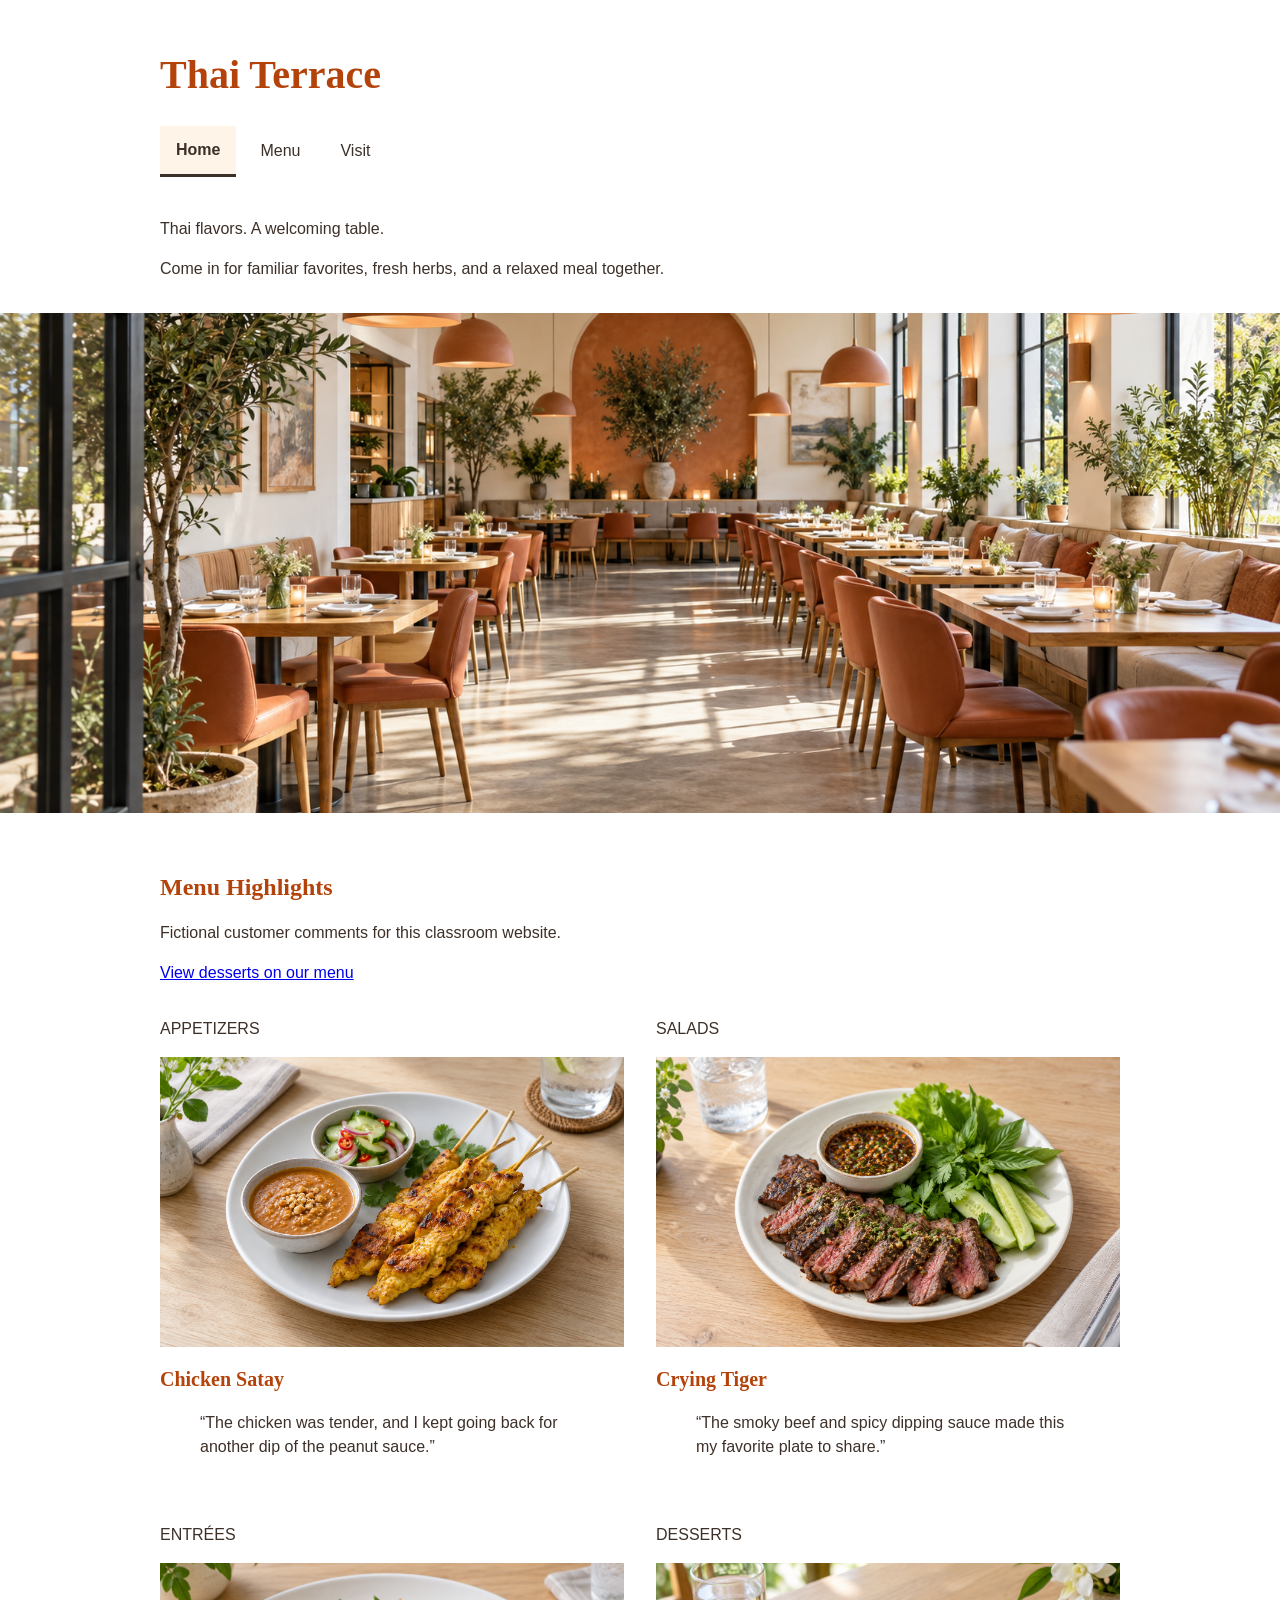
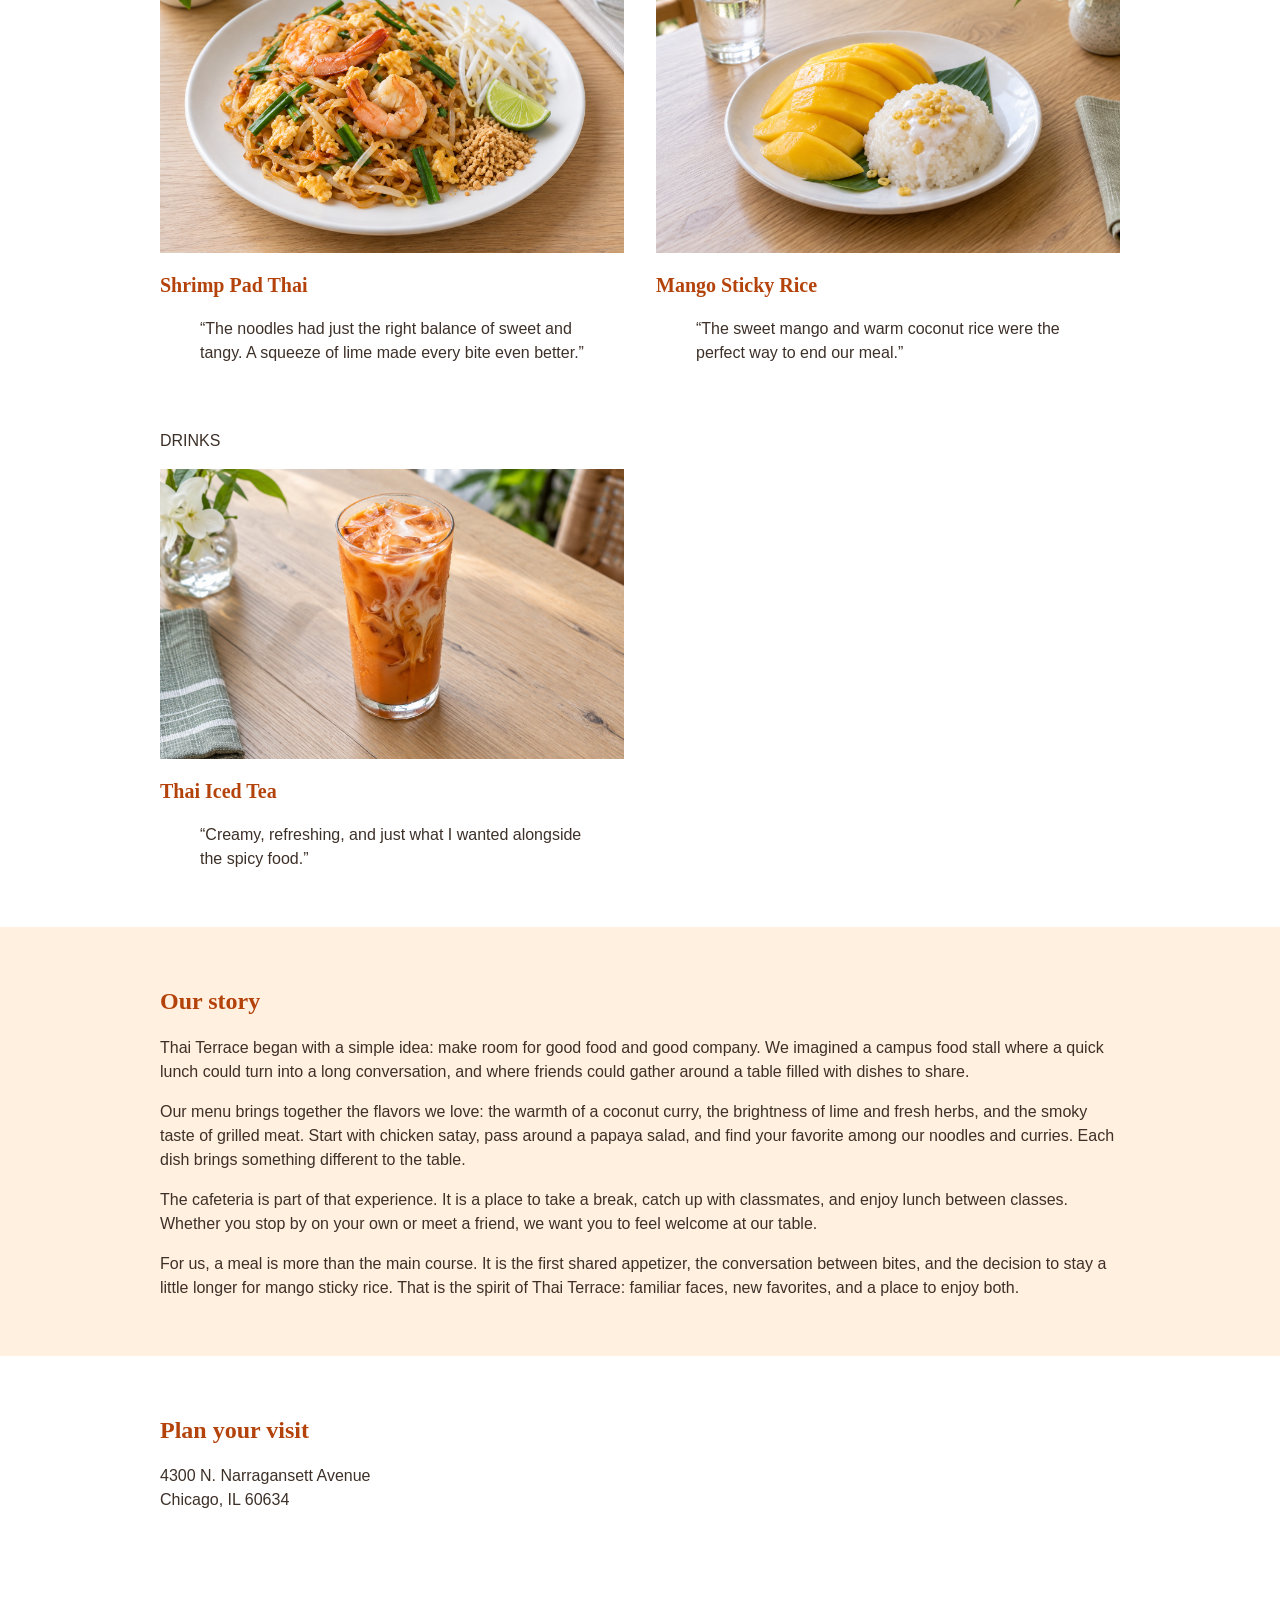
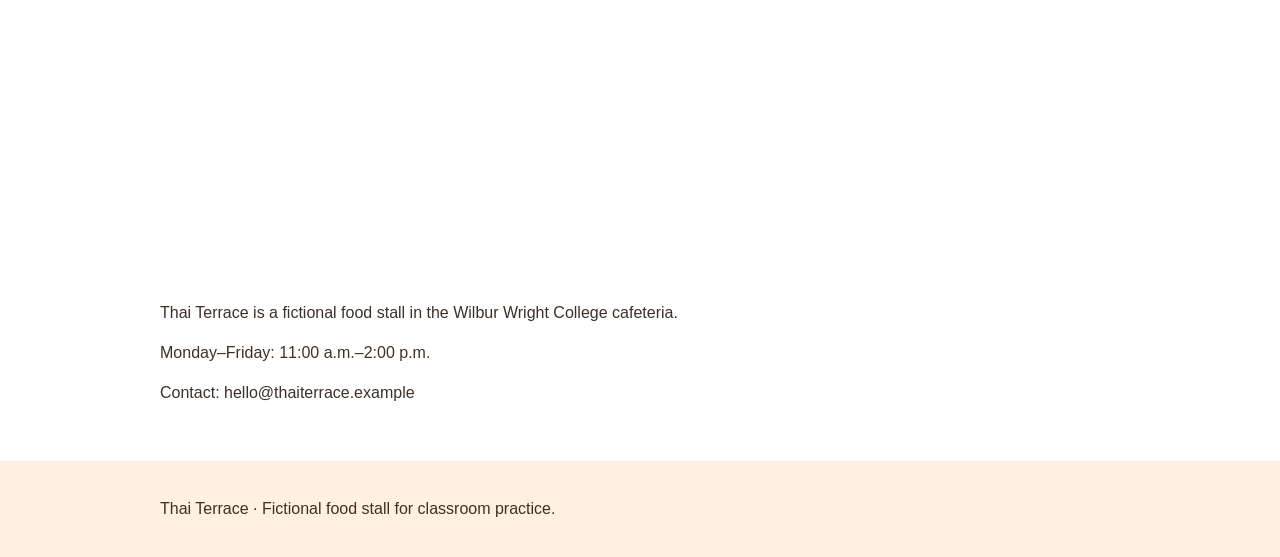
<file: demo/Demo 2-4/solution/index.html>
<!doctype html>
<html lang="en">
  <head>
    <meta charset="utf-8" />
    <title>Home | Thai Terrace</title>
    <link rel="icon" type="image/svg+xml" href="images/favicon.svg" />
    <link rel="stylesheet" href="css/style.css" />
  </head>
  <body>
    <a class="skip-link" href="#main">Skip to main content</a>
    <header class="page-header">
      <div class="container">
        <h1>Thai Terrace</h1>
        <nav aria-label="Primary">
          <ul class="nav-list">
            <li><a href="index.html" aria-current="page">Home</a></li>
            <li><a href="pages/menu.html">Menu</a></li>
            <li><a href="pages/visit.html">Visit</a></li>
          </ul>
        </nav>
      </div>
    </header>
    <main id="main">
      <section class="hero">
        <div class="container hero-copy">
          <p>Thai flavors. A welcoming table.</p>
          <p>
            Come in for familiar favorites, fresh herbs, and a relaxed meal
            together.
          </p>
        </div>
        <img
          class="hall-photo"
          src="images/dining-hall.png"
          width="1200"
          height="500"
          alt="A bright dining hall with wooden tables, warm pendant lights, and large windows."
        />
      </section>
      <section class="section">
        <div class="container">
          <h2>Menu Highlights</h2>
          <p>Fictional customer comments for this classroom website.</p>
          <p><a href="pages/menu.html#desserts">View desserts on our menu</a></p>
          <div class="featured-row">
            <article class="featured-dish">
              <p>Appetizers</p>
              <img
                class="dish-photo"
                src="images/chicken-satay.png"
                width="464"
                height="290"
                alt="Chicken satay skewers with peanut sauce and cucumber relish."
              />
              <h3>Chicken Satay</h3>
              <blockquote>
                <p>
                  “The chicken was tender, and I kept going back for another dip
                  of the peanut sauce.”
                </p>
              </blockquote>
            </article>
            <article class="featured-dish">
              <p>Salads</p>
              <img
                class="dish-photo"
                src="images/crying-tiger.png"
                width="464"
                height="290"
                alt="Sliced grilled beef with toasted-rice chili dipping sauce and fresh vegetables."
              />
              <h3>Crying Tiger</h3>
              <blockquote>
                <p>
                  “The smoky beef and spicy dipping sauce made this my favorite
                  plate to share.”
                </p>
              </blockquote>
            </article>
            <article class="featured-dish">
              <p>Entrées</p>
              <img
                class="dish-photo"
                src="images/pad-thai.png"
                width="464"
                height="290"
                alt="Shrimp pad Thai with peanuts, bean sprouts, and lime."
              />
              <h3>Shrimp Pad Thai</h3>
              <blockquote>
                <p>
                  “The noodles had just the right balance of sweet and tangy. A
                  squeeze of lime made every bite even better.”
                </p>
              </blockquote>
            </article>
            <article class="featured-dish">
              <p>Desserts</p>
              <img
                class="dish-photo"
                src="images/mango-sticky-rice.png"
                width="464"
                height="290"
                alt="Ripe mango beside coconut sticky rice."
              />
              <h3>Mango Sticky Rice</h3>
              <blockquote>
                <p>
                  “The sweet mango and warm coconut rice were the perfect way to
                  end our meal.”
                </p>
              </blockquote>
            </article>
            <article class="featured-dish">
              <p>Drinks</p>
              <img
                class="dish-photo"
                src="images/thai-iced-tea.png"
                width="464"
                height="290"
                alt="A glass of orange Thai iced tea with milk and ice."
              />
              <h3>Thai Iced Tea</h3>
              <blockquote>
                <p>
                  “Creamy, refreshing, and just what I wanted alongside the
                  spicy food.”
                </p>
              </blockquote>
            </article>
          </div>
        </div>
      </section>
      <section class="section story">
        <div class="container">
          <h2>Our story</h2>
          <p>
            Thai Terrace began with a simple idea: make room for good food and
            good company. We imagined a campus food stall where a quick
            lunch could turn into a long conversation, and where friends could
            gather around a table filled with dishes to share.
          </p>
          <p>
            Our menu brings together the flavors we love: the warmth of a
            coconut curry, the brightness of lime and fresh herbs, and the smoky
            taste of grilled meat. Start with chicken satay, pass around a
            papaya salad, and find your favorite among our noodles and curries.
            Each dish brings something different to the table.
          </p>
          <p>
            The cafeteria is part of that experience. It is a place to take a break, catch up with classmates, and enjoy lunch between classes. Whether you stop by on your own or meet a friend, we want you to feel welcome at our table.
          </p>
          <p>
            For us, a meal is more than the main course. It is the first shared
            appetizer, the conversation between bites, and the decision to stay
            a little longer for mango sticky rice. That is the spirit of Thai
            Terrace: familiar faces, new favorites, and a place to enjoy both.
          </p>
        </div>
      </section>
      <section class="section">
        <div class="container">
          <h2>Plan your visit</h2>
          <p>4300 N. Narragansett Avenue<br />Chicago, IL 60634</p>
          <iframe
            title="Google Map: Wilbur Wright College"
            src="https://www.google.com/maps?q=Wilbur+Wright+College+4300+N+Narragansett+Ave+Chicago+IL+60634&output=embed"
            width="960"
            height="350"
            style="border: 0;"
            loading="lazy"
            referrerpolicy="no-referrer-when-downgrade"
            allowfullscreen
          ></iframe>
          <p>
            Thai Terrace is a fictional food stall in the Wilbur Wright College cafeteria.
          </p>
          <p>Monday–Friday: 11:00 a.m.–2:00 p.m.</p>
          <p>Contact: hello@thaiterrace.example</p>
        </div>
      </section>
    </main>
    <footer>
      <div class="container">
        <p>Thai Terrace · Fictional food stall for classroom practice.</p>
      </div>
    </footer>
  </body>
</html>
</file>
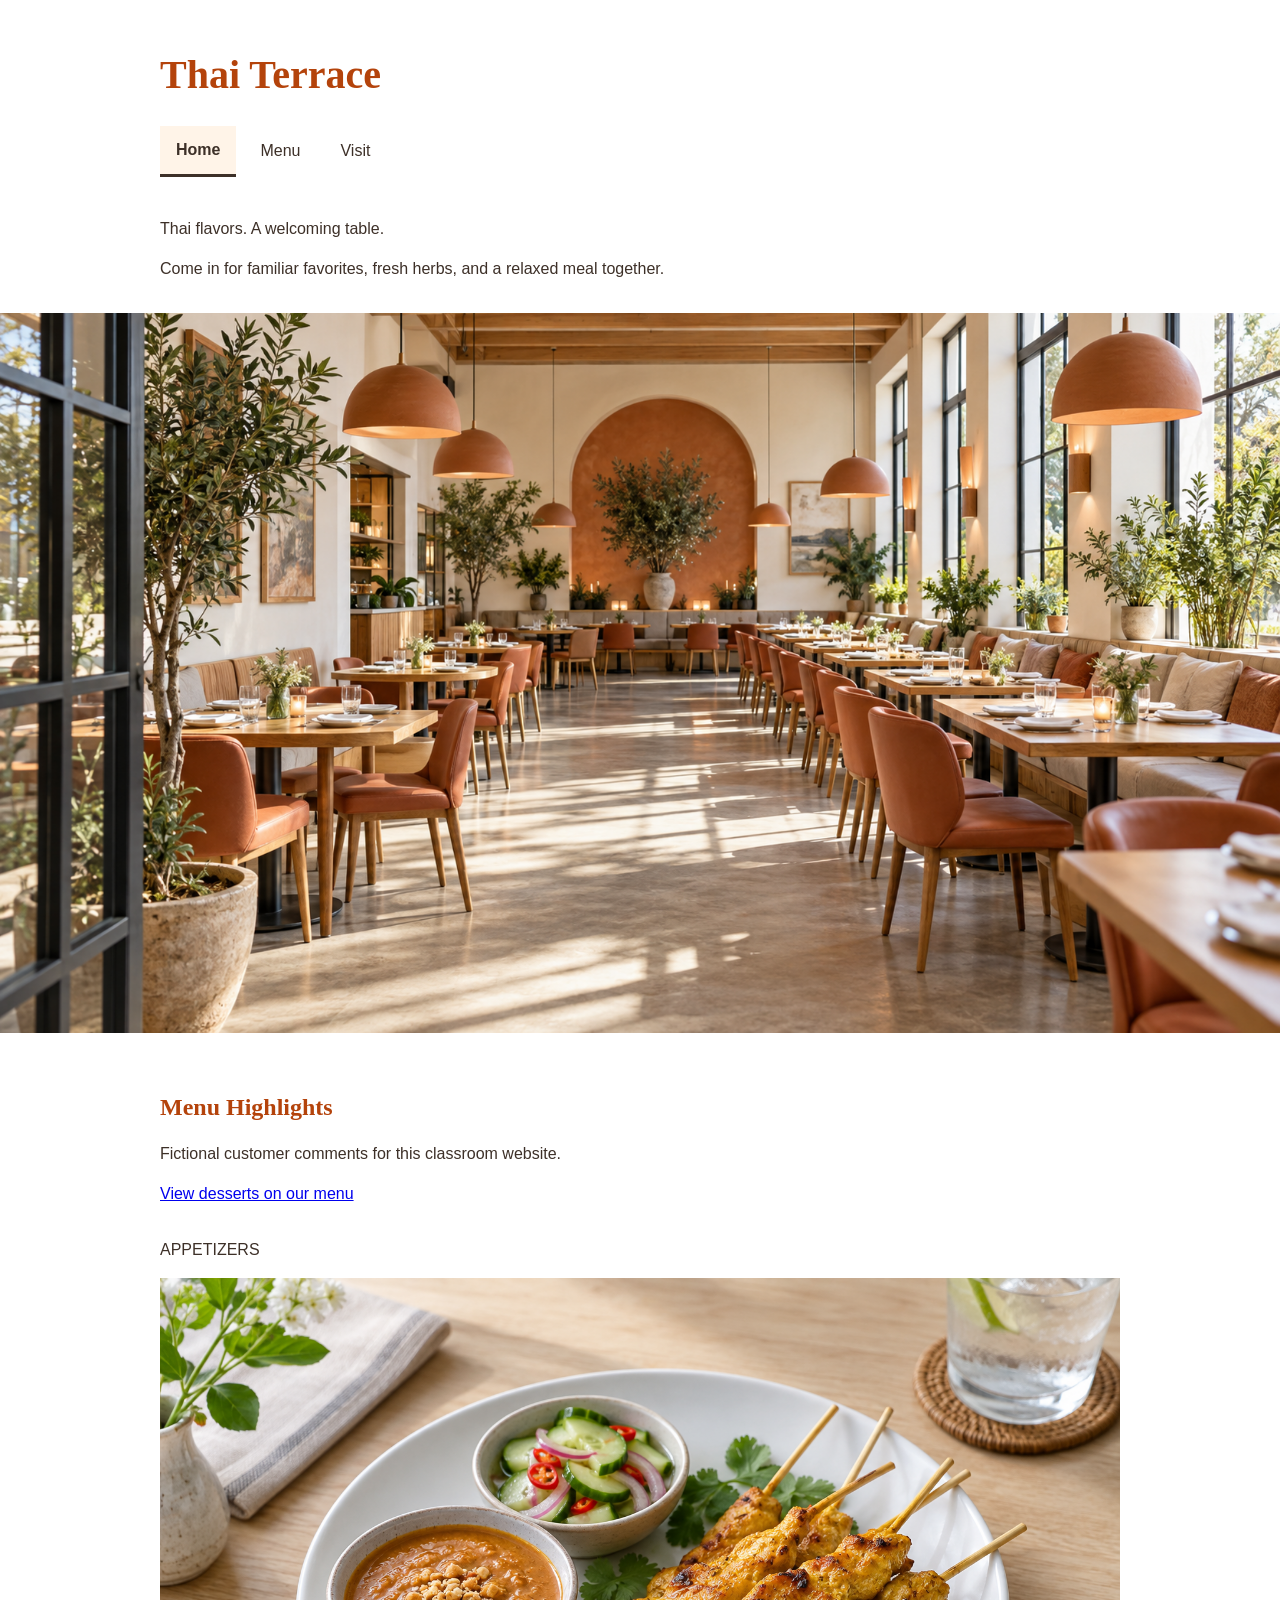
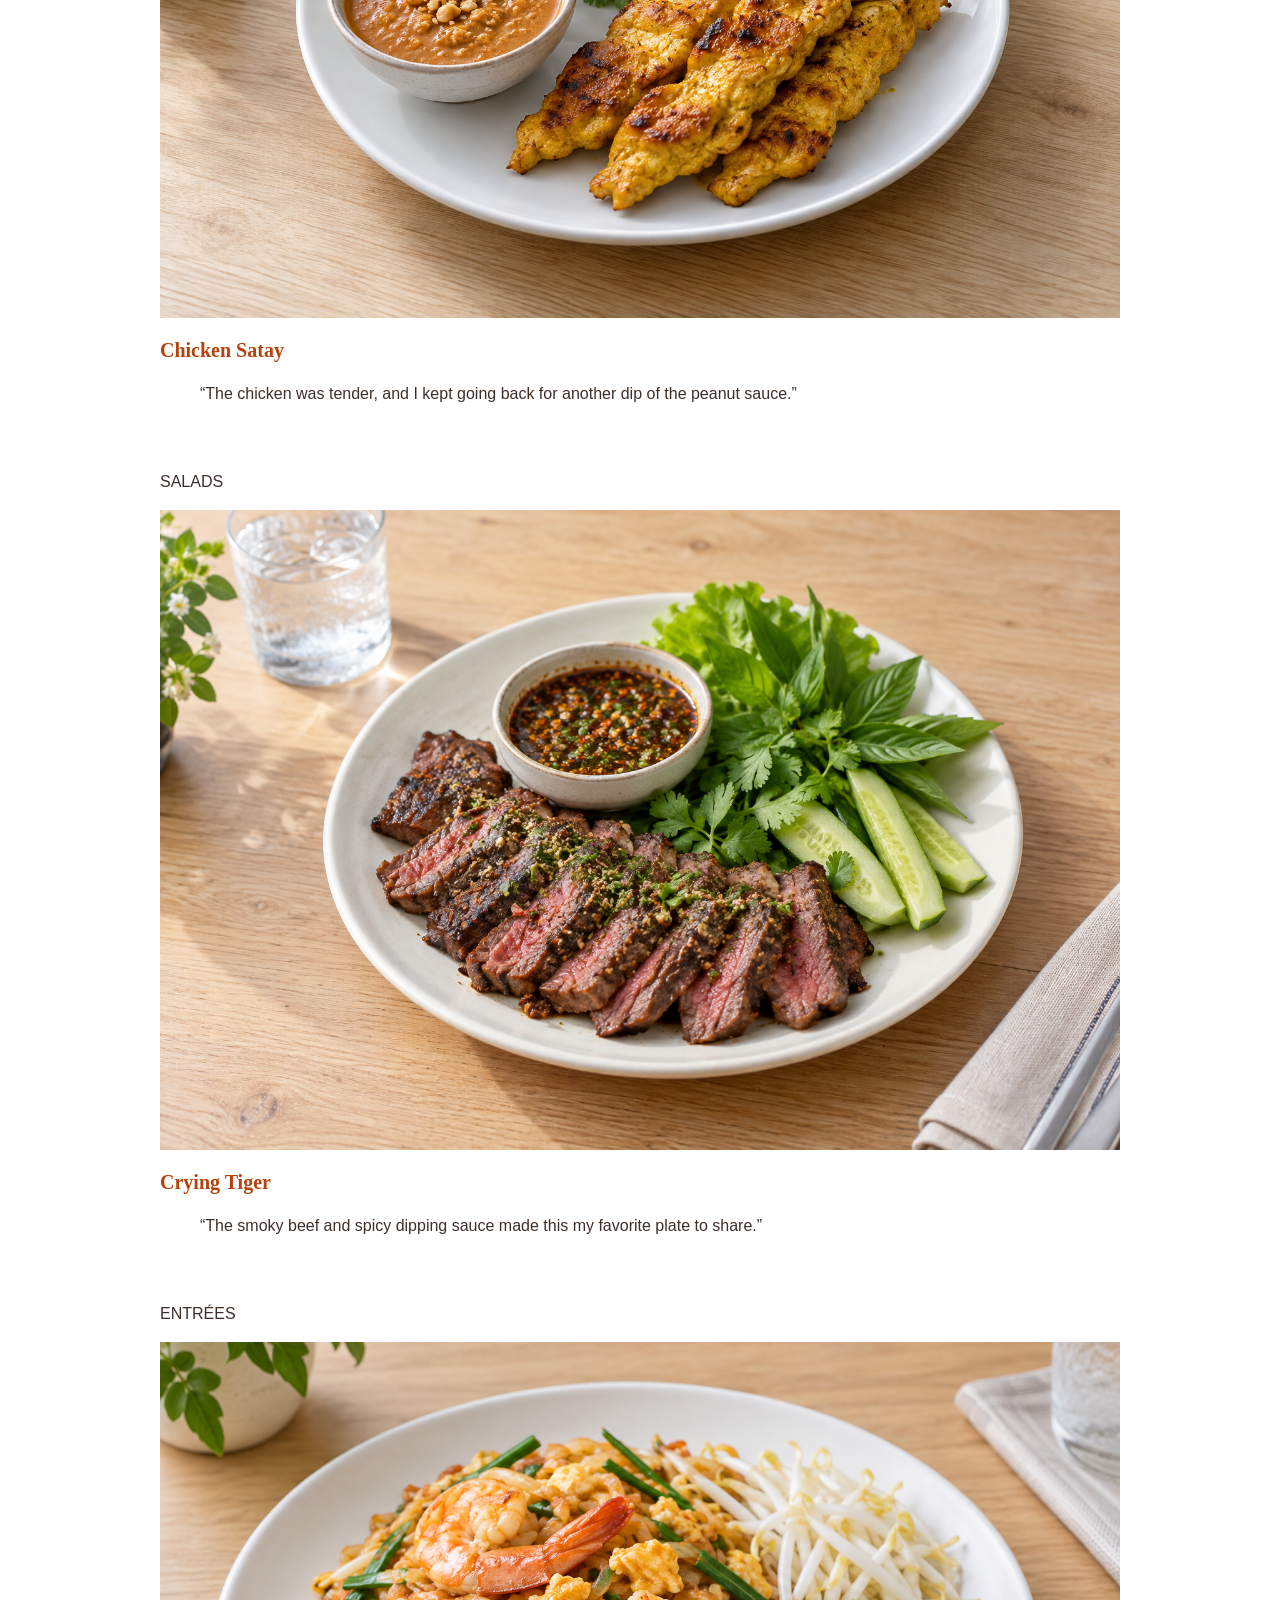
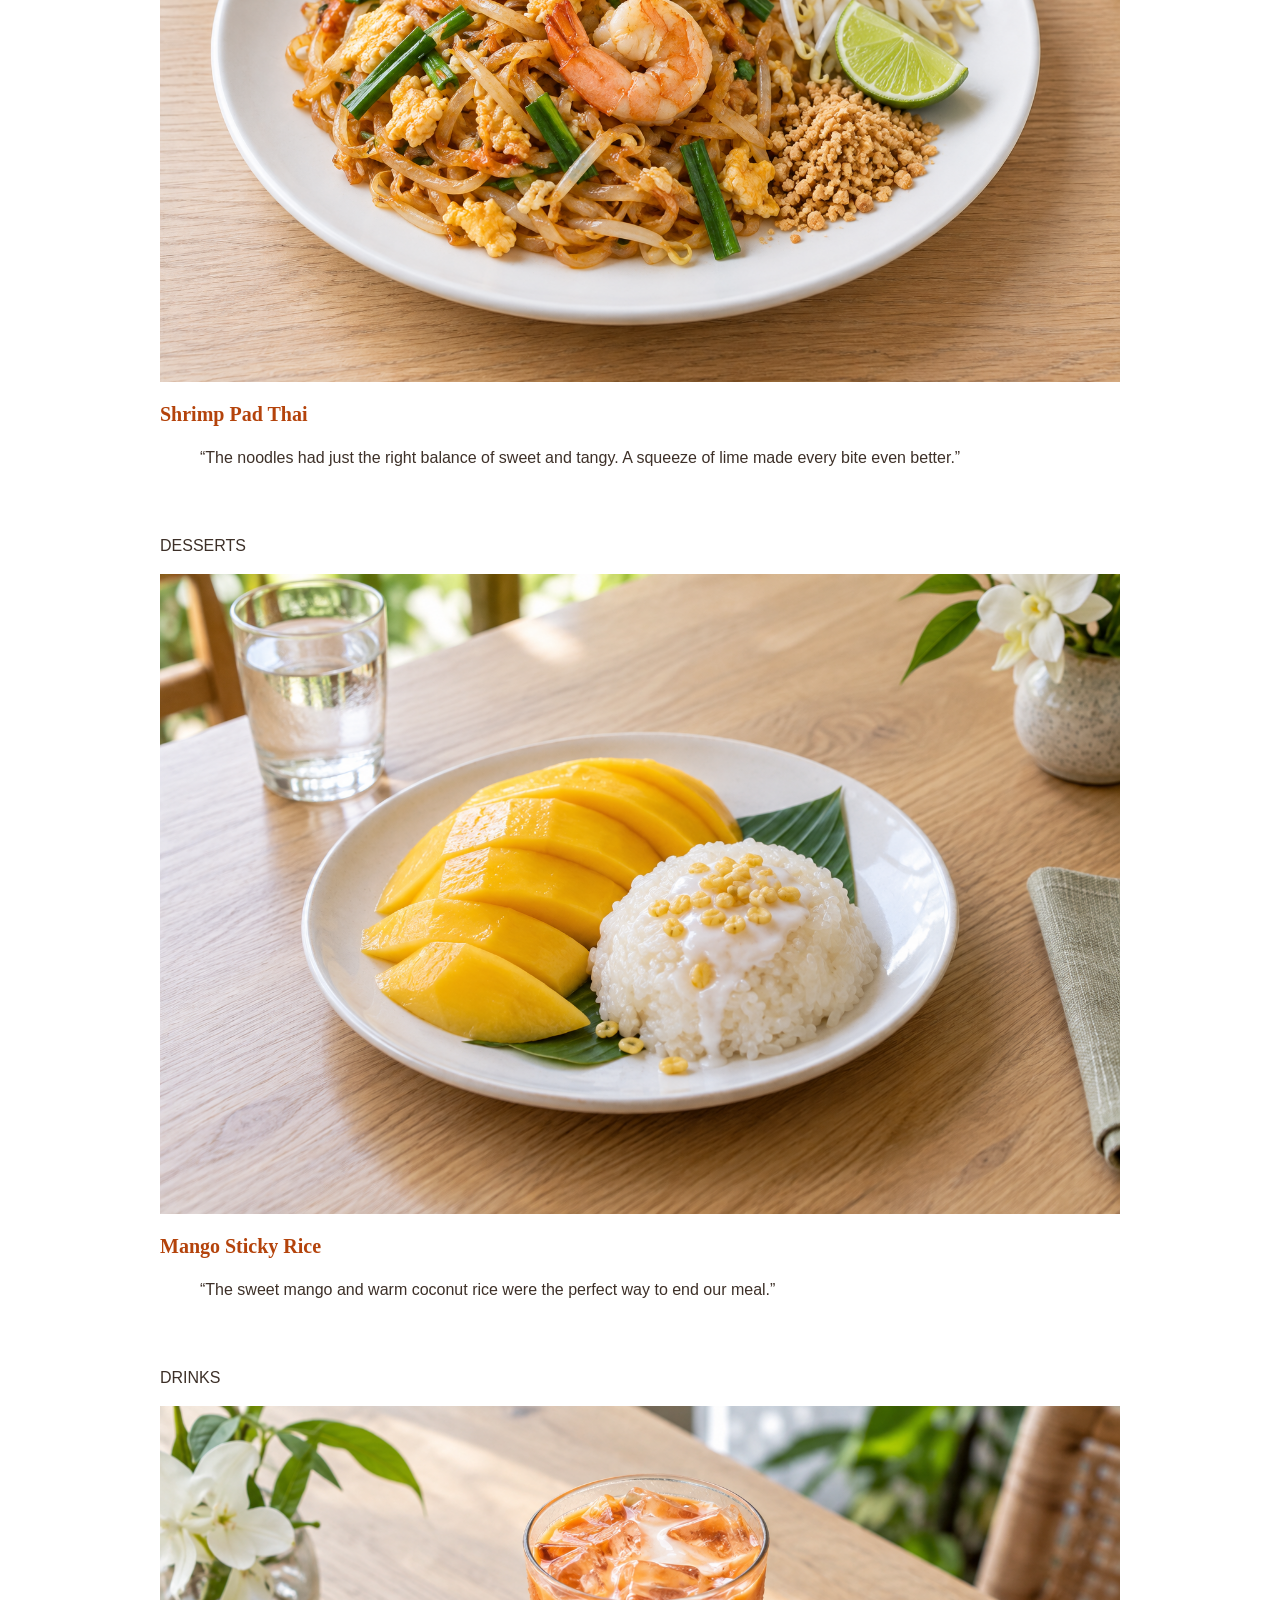
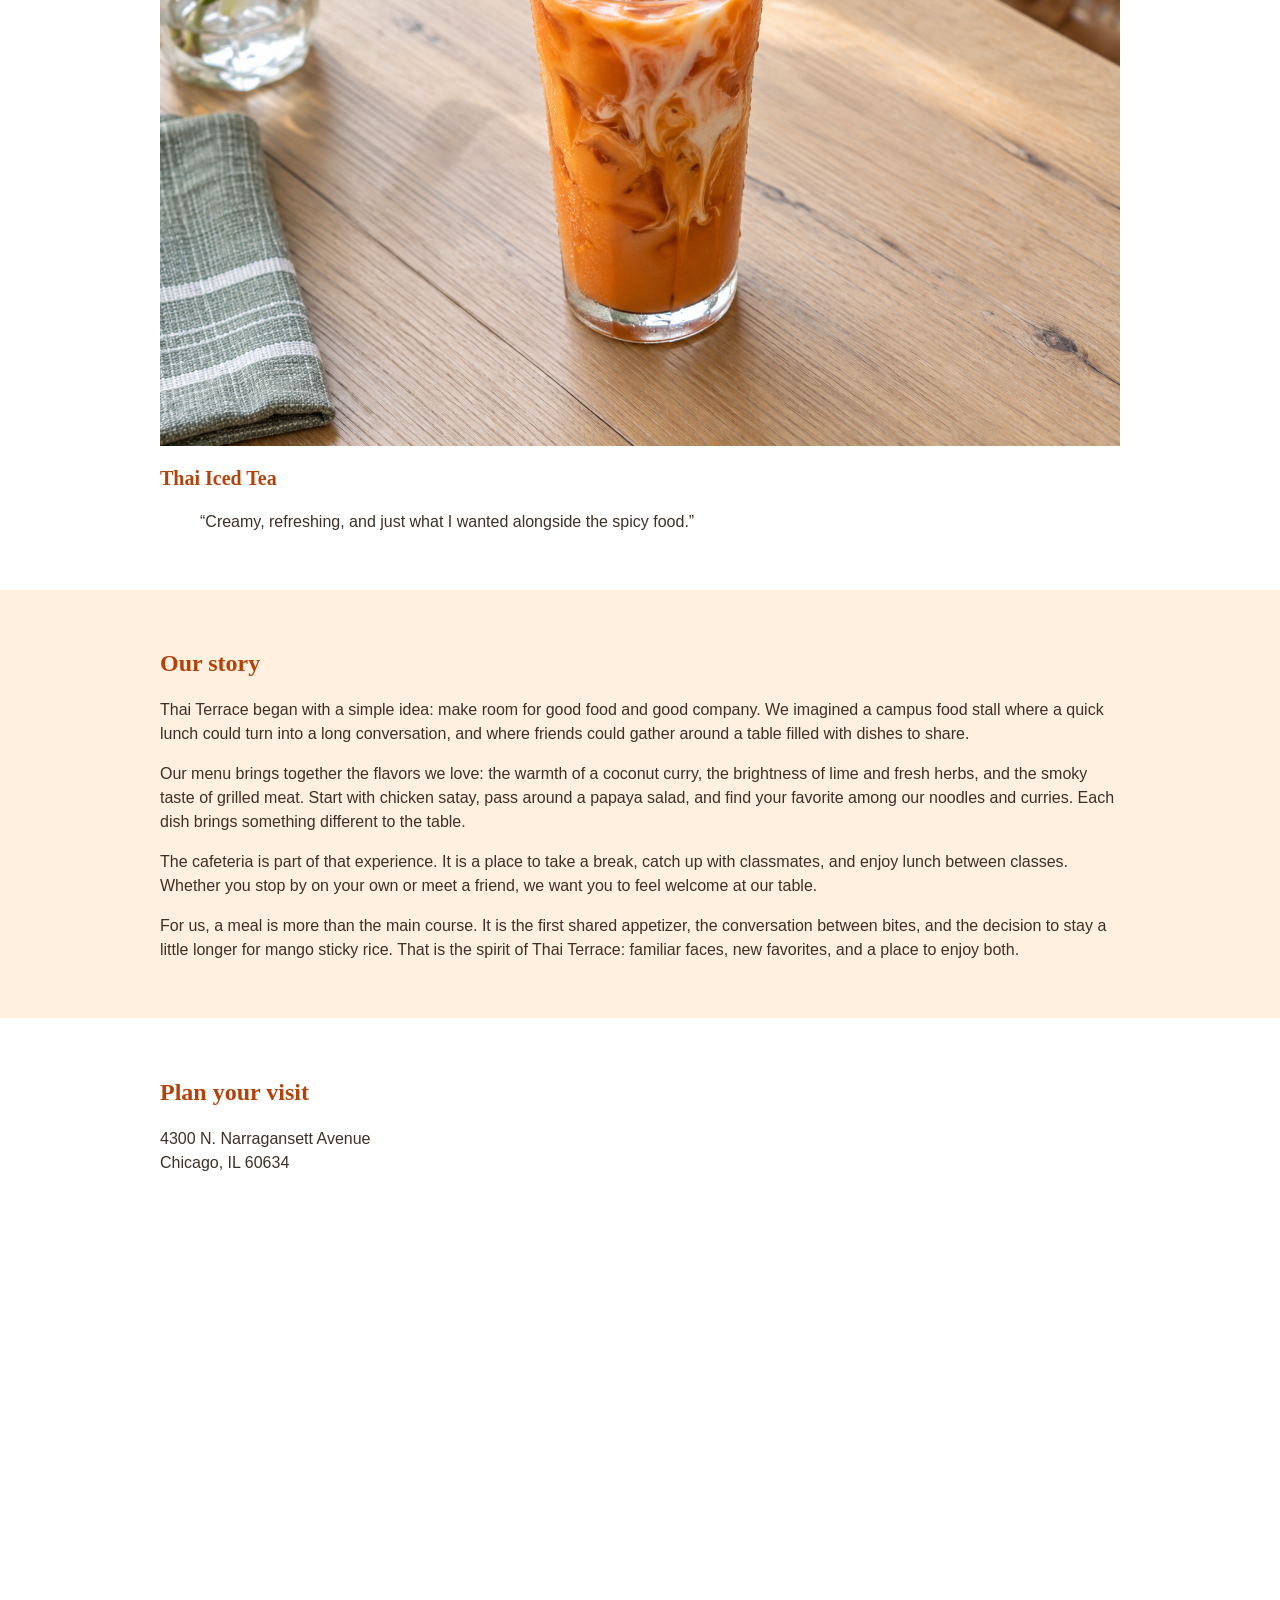
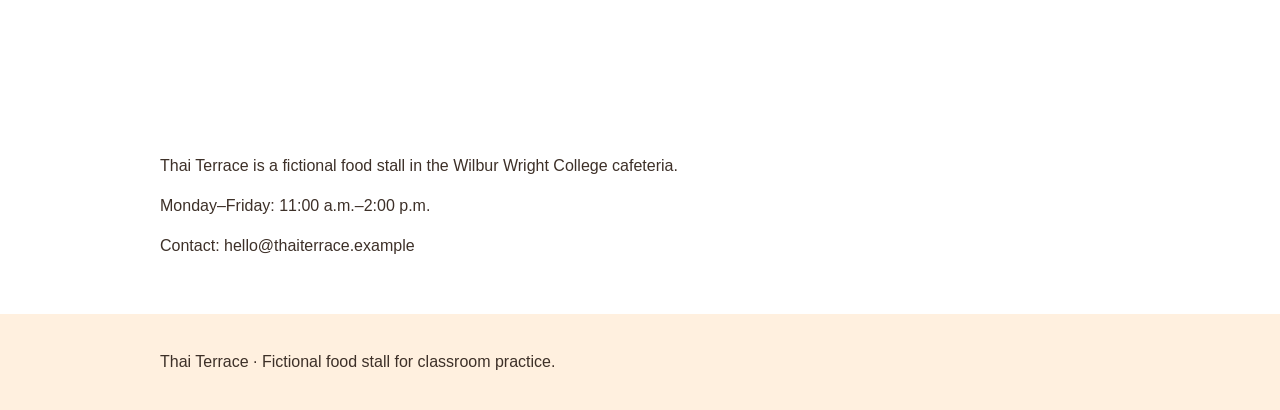
<file: demo/Demo 2-5/solution/index.html>
<!doctype html>
<html lang="en">
  <head>
    <meta charset="utf-8" />
    <!-- TODO 1: Viewport (completed) -->
    <meta name="viewport" content="width=device-width, initial-scale=1" />
    <title>Home | Thai Terrace</title>
    <link rel="icon" type="image/svg+xml" href="images/favicon.svg" />
    <link rel="stylesheet" href="css/style.css" />
  </head>
  <body>
    <a class="skip-link" href="#main">Skip to main content</a>
    <header class="page-header">
      <div class="container">
        <h1>Thai Terrace</h1>
        <nav aria-label="Primary">
          <ul class="nav-list">
            <li><a href="index.html" aria-current="page">Home</a></li>
            <li><a href="pages/menu.html">Menu</a></li>
            <li><a href="pages/visit.html">Visit</a></li>
          </ul>
        </nav>
      </div>
    </header>
    <main id="main">
      <section class="hero">
        <div class="container hero-copy">
          <p>Thai flavors. A welcoming table.</p>
          <p>
            Come in for familiar favorites, fresh herbs, and a relaxed meal
            together.
          </p>
        </div>
        <img
          class="hall-photo"
          src="images/dining-hall.png"
          width="1200"
          height="500"
          alt="A bright dining hall with wooden tables, warm pendant lights, and large windows."
        />
      </section>
      <section class="section">
        <div class="container">
          <h2>Menu Highlights</h2>
          <p>Fictional customer comments for this classroom website.</p>
          <p><a href="pages/menu.html#desserts">View desserts on our menu</a></p>
          <div class="featured-row">
            <article class="featured-dish">
              <p>Appetizers</p>
              <img
                class="dish-photo"
                src="images/chicken-satay.png"
                width="464"
                height="290"
                alt="Chicken satay skewers with peanut sauce and cucumber relish."
              />
              <h3>Chicken Satay</h3>
              <blockquote>
                <p>
                  “The chicken was tender, and I kept going back for another dip
                  of the peanut sauce.”
                </p>
              </blockquote>
            </article>
            <article class="featured-dish">
              <p>Salads</p>
              <img
                class="dish-photo"
                src="images/crying-tiger.png"
                width="464"
                height="290"
                alt="Sliced grilled beef with toasted-rice chili dipping sauce and fresh vegetables."
              />
              <h3>Crying Tiger</h3>
              <blockquote>
                <p>
                  “The smoky beef and spicy dipping sauce made this my favorite
                  plate to share.”
                </p>
              </blockquote>
            </article>
            <article class="featured-dish">
              <p>Entrées</p>
              <img
                class="dish-photo"
                src="images/pad-thai.png"
                width="464"
                height="290"
                alt="Shrimp pad Thai with peanuts, bean sprouts, and lime."
              />
              <h3>Shrimp Pad Thai</h3>
              <blockquote>
                <p>
                  “The noodles had just the right balance of sweet and tangy. A
                  squeeze of lime made every bite even better.”
                </p>
              </blockquote>
            </article>
            <article class="featured-dish">
              <p>Desserts</p>
              <img
                class="dish-photo"
                src="images/mango-sticky-rice.png"
                width="464"
                height="290"
                alt="Ripe mango beside coconut sticky rice."
              />
              <h3>Mango Sticky Rice</h3>
              <blockquote>
                <p>
                  “The sweet mango and warm coconut rice were the perfect way to
                  end our meal.”
                </p>
              </blockquote>
            </article>
            <article class="featured-dish">
              <p>Drinks</p>
              <img
                class="dish-photo"
                src="images/thai-iced-tea.png"
                width="464"
                height="290"
                alt="A glass of orange Thai iced tea with milk and ice."
              />
              <h3>Thai Iced Tea</h3>
              <blockquote>
                <p>
                  “Creamy, refreshing, and just what I wanted alongside the
                  spicy food.”
                </p>
              </blockquote>
            </article>
          </div>
        </div>
      </section>
      <section class="section story">
        <div class="container">
          <h2>Our story</h2>
          <p>
            Thai Terrace began with a simple idea: make room for good food and
            good company. We imagined a campus food stall where a quick
            lunch could turn into a long conversation, and where friends could
            gather around a table filled with dishes to share.
          </p>
          <p>
            Our menu brings together the flavors we love: the warmth of a
            coconut curry, the brightness of lime and fresh herbs, and the smoky
            taste of grilled meat. Start with chicken satay, pass around a
            papaya salad, and find your favorite among our noodles and curries.
            Each dish brings something different to the table.
          </p>
          <p>
            The cafeteria is part of that experience. It is a place to take a break, catch up with classmates, and enjoy lunch between classes. Whether you stop by on your own or meet a friend, we want you to feel welcome at our table.
          </p>
          <p>
            For us, a meal is more than the main course. It is the first shared
            appetizer, the conversation between bites, and the decision to stay
            a little longer for mango sticky rice. That is the spirit of Thai
            Terrace: familiar faces, new favorites, and a place to enjoy both.
          </p>
        </div>
      </section>
      <section class="section">
        <div class="container">
          <h2>Plan your visit</h2>
          <p>4300 N. Narragansett Avenue<br />Chicago, IL 60634</p>
          <iframe
            title="Google Map: Wilbur Wright College"
            src="https://www.google.com/maps?q=Wilbur+Wright+College+4300+N+Narragansett+Ave+Chicago+IL+60634&output=embed"
            width="960"
            height="350"
            style="border: 0;"
            loading="lazy"
            referrerpolicy="no-referrer-when-downgrade"
            allowfullscreen
          ></iframe>
          <p>
            Thai Terrace is a fictional food stall in the Wilbur Wright College cafeteria.
          </p>
          <p>Monday–Friday: 11:00 a.m.–2:00 p.m.</p>
          <p>Contact: hello@thaiterrace.example</p>
        </div>
      </section>
    </main>
    <footer>
      <div class="container">
        <p>Thai Terrace · Fictional food stall for classroom practice.</p>
      </div>
    </footer>
  </body>
</html>
</file>
<file: lab1-2/css/styles.css>
body {
  font-family: Arial, Helvetica, sans-serif;
  margin: 0;
  padding: 0;
  background-color: #f4f8fb;
  color: #333;
}

header {
  background-color: #0b3d91;
  color: white;
  padding: 20px;
  text-align: center;
}

header h1 {
  margin: 0;
  font-size: 36px;
}

nav {
  margin-top: 15px;
}

nav a {
  color: white;
  text-decoration: none;
  margin: 0 15px;
  font-weight: bold;
  font-size: 18px;
}

nav a:hover {
  text-decoration: underline;
}

main {
  max-width: 900px;
  margin: 40px auto;
  padding: 20px;
  background: white;
  border-radius: 8px;
}

h2 {
  color: #0b3d91;
}

p {
  font-size: 18px;
  line-height: 1.7;
}

img {
  display: block;
  margin: 30px auto;
  max-width: 100%;
  height: auto;
  border-radius: 8px;
}
</file>
<file: css/style.css>
/* ==========================================
   Lab 1-4: CSS Foundations (Do not Modify)
   ========================================== */
body {
    background-color: #FCFCFC;
    color: #4A4A4A;
    font-family: Verdana, Arial, sans-serif;
    font-size: 15px;
    padding-left: 40px;
    padding-right: 40px;
}

h1,
h2 {
    font-family: Georgia, "Times New Roman", serif;
}

h1 {
    color: #1A1A1A;
    font-size: 52px;
    letter-spacing: 2px;
    text-shadow: 1px 1px 2px #D5D5D5;
}

h2 {
    color: #0097A7;
    font-size: 28px;
}

img {
    width: 380px;
    border: 2px solid #0097A7;
    margin: 20px 0;
}

table {
    border-collapse: collapse;
    margin-bottom: 50px;
}

th, td {
    border: 1px solid #2E8B57;
    padding: 8px;
    text-align: left;
}

th {
    background-color: #D9F3F5;
    color: #0097A7;
}

form {
    margin-top: 35px;
}

input, select, textarea {
    border: 1px solid #2E8B57;
    padding: 5px;
    margin-top: 5px;
    margin-bottom: 10px;
    font-family: Verdana, Arial, sans-serif;
    font-size: 12px;
}

input[type="radio"] {
    margin-top: 12px;
}

input[type="radio"] + label {
    margin-right: 24px;
}

input[type="submit"] {
    background-color: #0097A7;
    color: white;
    border: none;
    padding: 8px 16px;
}
</file>
<file: demo/Demo 1-4/style.css>
/* Element selector: applies to the whole page */
body {
  margin: 0;
  font-family: Arial, sans-serif;
  color: #1f2937;
  background-color: #f4f7fb;
  line-height: 1.6;
}

/* Class selector: styles the page heading area */
.site-header {
  padding: 3rem 1.5rem;
  text-align: center;
  color: white;
  background-color: #1d4ed8;
}

.site-header h1 {
  margin: 0;
  font-size: 2.5rem;
}

.eyebrow {
  margin: 0 0 0.5rem;
  font-size: 0.85rem;
  font-weight: bold;
  letter-spacing: 0.1em;
}

.intro {
  max-width: 680px;
  margin: 1rem auto 0;
}

/* Element selector with a class selector */
main {
  max-width: 900px;
  margin: 0 auto;
  padding: 2rem 1.5rem;
}

.lesson-section {
  margin-bottom: 2rem;
  padding: 1.5rem;
  background-color: white;
  border-radius: 12px;
  box-shadow: 0 4px 12px rgb(31 41 55 / 10%);
}

h2 {
  margin-top: 0;
  color: #1d4ed8;
}

code {
  padding: 0.15rem 0.35rem;
  border-radius: 4px;
  color: #9f1239;
  background-color: #ffe4e6;
}

/* This class changes one paragraph */
.highlight {
  padding: 1rem;
  border-left: 5px solid #f59e0b;
  background-color: #fffbeb;
}

/* Box model: content + padding + border + margin */
.box-model-example {
  margin-top: 1rem;
  padding: 1.25rem;
  border: 4px solid #0f766e;
  border-radius: 8px;
  color: white;
  text-align: center;
  background-color: #14b8a6;
}

/* Flexbox puts the cards in a row and adds space between them */
.card-row {
  display: flex;
  gap: 1rem;
}

.card {
  flex: 1;
  padding: 1rem;
  border: 1px solid #bfdbfe;
  border-radius: 8px;
  background-color: #eff6ff;
}

.card h3 {
  margin-top: 0;
  color: #1e40af;
}

.demo-button {
  display: inline-block;
  padding: 0.75rem 1.1rem;
  border-radius: 6px;
  color: white;
  font-weight: bold;
  text-decoration: none;
  background-color: #1d4ed8;
}

/* Pseudo-class: changes the link when the pointer is over it */
.demo-button:hover {
  background-color: #1e3a8a;
  transform: translateY(-2px);
}

footer {
  padding: 1rem;
  color: white;
  text-align: center;
  background-color: #1f2937;
}

/* Media query: stacks cards on smaller screens */
@media (max-width: 650px) {
  .site-header h1 {
    font-size: 2rem;
  }

  .card-row {
    flex-direction: column;
  }
}
</file>
<file: demo/Demo 2-1/css/style.css>
/* Layout only. Keep browser-default typography until Lesson 2-2. */
body {
  background: #ffffff;
  margin: 0;
}
/* Images and their dimensions are supplied; media sizing is not today's task. */
img {
  object-fit: cover;
}
/* TASK 1: Include padding and borders in each declared width. */
* {
  box-sizing: border-box;
}

/* TASK 2: Full-width bands, with a centered desktop content area. */
.container {
  width: 960px;
  margin: 0 auto;
}
.page-header {
  padding: 24px 0;
}
.hero {
  padding-top: 0;
}
.hero-copy {
  padding-bottom: 16px;
}
.hall-photo {
  display: block;
  width: 100%;
  height: 500px;
}
.section {
  padding: 40px 0;
}
.story {
  background: #fff0df;
}
footer {
  padding: 20px 0;
  background: #fff0df;
}
/* TASK 3: Five featured favorites, one per category, in fixed desktop columns. */
.featured-row {
  display: grid;
  grid-template-columns: 464px 464px;
  gap: 32px;
}
.featured-dish {
  width: 464px;
}
.dish-photo {
  display: block;
  width: 464px;
  height: 290px;
}
/* TASK 4: Stack category cards; two dish columns inside each category. */
.menu-intro {
  padding-bottom: 8px;
}
.menu-stack {
  display: grid;
  gap: 24px;
  padding-bottom: 40px;
}
.category-card {
  padding: 24px;
  border: 2px solid #d65312;
  border-radius: 0;
  background: #fff8f0;
}
.dish-grid {
  display: grid;
  grid-template-columns: 1fr 1fr;
  gap: 16px;
  align-items: stretch;
}
.menu-item {
  height: 160px;
  display: flex;
  align-items: flex-start;
  gap: 16px;
  padding: 16px;
  border: 0;
  border-radius: 12px;
  background: #ffffff;
  box-shadow: 0 3px 12px rgba(61, 48, 40, 0.12);
}
.dish-heading {
  display: flex;
  align-items: baseline;
  gap: 8px;
  flex-wrap: wrap;
}
.dish-heading h3,
.dish-heading p {
  margin: 0;
}

/* Optional photo: text fills the card when no photo is present. */
.dish-copy {
  flex: 1;
  min-width: 0;
}
.menu-photo {
  width: 104px;
  height: 104px;
  flex-shrink: 0;
  border-radius: 8px;
  object-fit: cover;
}

/* Open the original photo in a new tab; keep the thumbnail on the right. */
.dish-image-link {
  display: block;
  flex-shrink: 0;
}
.dish-image-link .menu-photo {
  display: block;
}
.dish-image-link:focus-visible {
  outline: 2px solid #d65312;
  outline-offset: 3px;
  border-radius: 8px;
}
</file>
<file: demo/Demo 2-3/solution/css/style.css>
/* ==================================================
   LESSON 2-1: LAYOUT
   Completed layout from Demo 2-1.
   ================================================== */
body {
  background: #ffffff;
  margin: 0;
}
/* Images and their dimensions are supplied; media sizing is not today's task. */
img {
  object-fit: cover;
}
/* Completed Demo 2-1: Include padding and borders in each declared width. */
* {
  box-sizing: border-box;
}

/* Completed Demo 2-1: Full-width bands, with a centered desktop content area. */
.container {
  width: 960px;
  margin: 0 auto;
}
.page-header {
  padding: 24px 0;
}
.hero {
  padding-top: 0;
}
.hero-copy {
  padding-bottom: 16px;
}
.hall-photo {
  display: block;
  width: 100%;
  height: 500px;
}
.section {
  padding: 40px 0;
}
.story {
  background: #fff0df;
}
footer {
  padding: 20px 0;
  background: #fff0df;
}


/* Completed Demo 2-1: Five featured favorites, one per category, in fixed desktop columns. */
.featured-row {
  display: grid;
  grid-template-columns: 464px 464px;
  gap: 32px;
}
.featured-dish {
  width: 464px;
}
.dish-photo {
  display: block;
  width: 464px;
  height: 290px;
}

/* Completed Demo 2-1: Stack category cards; two dish columns inside each category. */
.menu-intro {
  padding-bottom: 8px;
}
.menu-stack {
  display: grid;
  gap: 24px;
  padding-bottom: 40px;
}
.category-card {
  padding: 24px;
  border: 2px solid #d65312;
  border-radius: 0;
  background: #fff8f0;
}
.dish-grid {
  display: grid;
  grid-template-columns: 1fr 1fr;
  gap: 16px;
  align-items: stretch;
}
.menu-item {
  height: 160px;
  display: flex;
  align-items: flex-start;
  gap: 16px;
  padding: 16px;
  border: 0;
  border-radius: 12px;
  background: #ffffff;
  box-shadow: 0 3px 12px rgba(61, 48, 40, 0.12);
}
.dish-heading {
  display: flex;
  align-items: baseline;
  gap: 8px;
  flex-wrap: wrap;
}
.dish-heading h3,
.dish-heading p {
  margin: 0;
}

/* Optional photo: text fills the card when no photo is present. */
.dish-copy {
  flex: 1;
  min-width: 0;
}
.menu-photo {
  width: 104px;
  height: 104px;
  flex-shrink: 0;
  border-radius: 8px;
  object-fit: cover;
}

/* Open the original photo in a new tab; keep the thumbnail on the right. */
.dish-image-link {
  display: block;
  flex-shrink: 0;
}
.dish-image-link .menu-photo {
  display: block;
}
.dish-image-link:focus-visible {
  outline: 2px solid #d65312;
  outline-offset: 3px;
  border-radius: 8px;
}

/* ==================================================
   LESSON 2-2: TYPOGRAPHY
   New text styling added to the completed 2-1 layout.
   ================================================== */

/* Completed Demo 2-2: Body text. */
html {
  font-size: 16px;
}
body {
  font-family: Arial, Helvetica, sans-serif;
  color: #3d3028;
  line-height: 1.5;
}

/* Completed Demo 2-2: Headings. */
h1 {
  font-size: 40px;
}
h2 {
  font-size: 24px;
}
h3 {
  font-size: 20px;
}
h1, h2, h3 {
  font-family: Georgia, "Times New Roman", serif;
  color: #b4430b;
  line-height: 1.2;
}

/* Completed Demo 2-2: Category labels and prices. */
.featured-dish > p {
  text-transform: uppercase;
}
.dish-heading p {
  font-weight: bold;
}

/* Completed Demo 2-2: Room for larger text. */
.menu-item {
  height: auto;
  min-height: 160px;
}
</file>
<file: demo/Demo 2-3/student/css/style.css>
/* ==================================================
   LESSON 2-1: LAYOUT
   Completed layout from Demo 2-1.
   ================================================== */
body {
  background: #ffffff;
  margin: 0;
}
/* Images and their dimensions are supplied; media sizing is not today's task. */
img {
  object-fit: cover;
}
/* Completed Demo 2-1: Include padding and borders in each declared width. */
* {
  box-sizing: border-box;
}

/* Completed Demo 2-1: Full-width bands, with a centered desktop content area. */
.container {
  width: 960px;
  margin: 0 auto;
}
.page-header {
  padding: 24px 0;
}
.hero {
  padding-top: 0;
}
.hero-copy {
  padding-bottom: 16px;
}
.hall-photo {
  display: block;
  width: 100%;
  height: 500px;
}
.section {
  padding: 40px 0;
}
.story {
  background: #fff0df;
}
footer {
  padding: 20px 0;
  background: #fff0df;
}


/* Completed Demo 2-1: Five featured favorites, one per category, in fixed desktop columns. */
.featured-row {
  display: grid;
  grid-template-columns: 464px 464px;
  gap: 32px;
}
.featured-dish {
  width: 464px;
}
.dish-photo {
  display: block;
  width: 464px;
  height: 290px;
}

/* Completed Demo 2-1: Stack category cards; two dish columns inside each category. */
.menu-intro {
  padding-bottom: 8px;
}
.menu-stack {
  display: grid;
  gap: 24px;
  padding-bottom: 40px;
}
.category-card {
  padding: 24px;
  border: 2px solid #d65312;
  border-radius: 0;
  background: #fff8f0;
}
.dish-grid {
  display: grid;
  grid-template-columns: 1fr 1fr;
  gap: 16px;
  align-items: stretch;
}
.menu-item {
  height: 160px;
  display: flex;
  align-items: flex-start;
  gap: 16px;
  padding: 16px;
  border: 0;
  border-radius: 12px;
  background: #ffffff;
  box-shadow: 0 3px 12px rgba(61, 48, 40, 0.12);
}
.dish-heading {
  display: flex;
  align-items: baseline;
  gap: 8px;
  flex-wrap: wrap;
}
.dish-heading h3,
.dish-heading p {
  margin: 0;
}

/* Optional photo: text fills the card when no photo is present. */
.dish-copy {
  flex: 1;
  min-width: 0;
}
.menu-photo {
  width: 104px;
  height: 104px;
  flex-shrink: 0;
  border-radius: 8px;
  object-fit: cover;
}

/* Open the original photo in a new tab; keep the thumbnail on the right. */
.dish-image-link {
  display: block;
  flex-shrink: 0;
}
.dish-image-link .menu-photo {
  display: block;
}
.dish-image-link:focus-visible {
  outline: 2px solid #d65312;
  outline-offset: 3px;
  border-radius: 8px;
}

/* ==================================================
   LESSON 2-2: TYPOGRAPHY
   New text styling added to the completed 2-1 layout.
   ================================================== */

/* Completed Demo 2-2: Body text. */
html {
  font-size: 16px;
}
body {
  font-family: Arial, Helvetica, sans-serif;
  color: #3d3028;
  line-height: 1.5;
}

/* Completed Demo 2-2: Headings. */
h1 {
  font-size: 40px;
}
h2 {
  font-size: 24px;
}
h3 {
  font-size: 20px;
}
h1, h2, h3 {
  font-family: Georgia, "Times New Roman", serif;
  color: #b4430b;
  line-height: 1.2;
}

/* Completed Demo 2-2: Category labels and prices. */
.featured-dish > p {
  text-transform: uppercase;
}
.dish-heading p {
  font-weight: bold;
}

/* Completed Demo 2-2: Room for larger text. */
.menu-item {
  height: auto;
  min-height: 160px;
}
</file>
<file: demo/Demo 2-4/solution/css/style.css>
/* ==================================================
   LESSON 2-1: LAYOUT
   Completed layout from Demo 2-1.
   ================================================== */
body {
  background: #ffffff;
  margin: 0;
}
/* Images and their dimensions are supplied; media sizing is not today's task. */
img {
  object-fit: cover;
}
/* Completed earlier: Include padding and borders in each declared width. */
* {
  box-sizing: border-box;
}

/* Completed earlier: Full-width bands, with a centered desktop content area. */
.container {
  width: 960px;
  margin: 0 auto;
}
.page-header {
  padding: 24px 0;
}
.hero {
  padding-top: 0;
}
.hero-copy {
  padding-bottom: 16px;
}
.hall-photo {
  display: block;
  width: 100%;
  height: 500px;
}
.section {
  padding: 40px 0;
}
.story {
  background: #fff0df;
}
footer {
  padding: 20px 0;
  background: #fff0df;
}


/* Completed earlier: Five featured favorites, one per category, in fixed desktop columns. */
.featured-row {
  display: grid;
  grid-template-columns: 464px 464px;
  gap: 32px;
}
.featured-dish {
  width: 464px;
}
.dish-photo {
  display: block;
  width: 464px;
  height: 290px;
}

/* Completed earlier: Stack category cards; two dish columns inside each category. */
.menu-intro {
  padding-bottom: 8px;
}
.menu-stack {
  display: grid;
  gap: 24px;
  padding-bottom: 40px;
}
.category-card {
  padding: 24px;
  border: 2px solid #d65312;
  border-radius: 0;
  background: #fff8f0;
}
.dish-grid {
  display: grid;
  grid-template-columns: 1fr 1fr;
  gap: 16px;
  align-items: stretch;
}
.menu-item {
  height: 160px;
  display: flex;
  align-items: flex-start;
  gap: 16px;
  padding: 16px;
  border: 0;
  border-radius: 12px;
  background: #ffffff;
  box-shadow: 0 3px 12px rgba(61, 48, 40, 0.12);
}
.dish-heading {
  display: flex;
  align-items: baseline;
  gap: 8px;
  flex-wrap: wrap;
}
.dish-heading h3,
.dish-heading p {
  margin: 0;
}

/* Optional photo: text fills the card when no photo is present. */
.dish-copy {
  flex: 1;
  min-width: 0;
}
.menu-photo {
  width: 104px;
  height: 104px;
  flex-shrink: 0;
  border-radius: 8px;
  object-fit: cover;
}

/* Open the original photo in a new tab; keep the thumbnail on the right. */
.dish-image-link {
  display: block;
  flex-shrink: 0;
}
.dish-image-link .menu-photo {
  display: block;
}
.dish-image-link:focus-visible {
  outline: 2px solid #d65312;
  outline-offset: 3px;
  border-radius: 8px;
}

/* ==================================================
   LESSON 2-2: TYPOGRAPHY
   Completed typography from Demo 2-2.
   ================================================== */

/* Completed earlier: Body text. */
html {
  font-size: 16px;
}
body {
  font-family: Arial, Helvetica, sans-serif;
  color: #3d3028;
  line-height: 1.5;
}

/* Completed earlier: Headings. */
h1 {
  font-size: 40px;
}
h2 {
  font-size: 24px;
}
h3 {
  font-size: 20px;
}
h1, h2, h3 {
  font-family: Georgia, "Times New Roman", serif;
  color: #b4430b;
  line-height: 1.2;
}

/* Completed earlier: Category labels and prices. */
.featured-dish > p {
  text-transform: uppercase;
}
.dish-heading p {
  font-weight: bold;
}

/* Completed earlier: Room for larger text. */
.menu-item {
  height: auto;
  min-height: 160px;
}

/* ==================================================
   LESSON 2-4: NAVIGATION STYLING
   Make the Lesson 2-3 navigation easy to use.
   ================================================== */
/* TODO 1: List layout and reset — .nav-list (completed) */
.nav-list {
  display: flex;
  flex-wrap: wrap;
  gap: 0.5rem;
  align-items: center;
  list-style: none;
  margin: 0;
  padding: 0;
}
/* TODO 2: Link display and padding — .nav-list a (completed) */
.nav-list a {
  display: block;
  padding: 0.75rem 1rem;
  color: #3d3028;
  text-decoration: none;
}
/* TODO 3: Hover state — .nav-list a:hover (completed) */
.nav-list a:hover {
  background: #fff4e8;
}
/* TODO 4: Keyboard focus — .nav-list a:focus-visible (completed) */
.nav-list a:focus-visible {
  outline: 3px solid #d65312;
  outline-offset: 3px;
}
/* TODO 5: Current page — .nav-list [aria-current="page"] (completed) */
.nav-list [aria-current="page"] {
  font-weight: bold;
  border-bottom: 3px solid currentColor;
  background: #fff4e8;
}
/* TODO 6: Active press — .nav-list a:active (completed) */
.nav-list a:active {
  background: #ffd7ad;
}
/* TODO 7: Skip-link position — .skip-link (completed) */
.skip-link {
  position: absolute;
  left: -10000px;
}
/* TODO 8: Skip-link focus — .skip-link:focus (completed) */
.skip-link:focus {
  left: 1rem;
  top: 1rem;
  z-index: 10;
  background: #ffffff;
  padding: 1rem;
}
</file>
<file: demo/Demo 2-5/solution/css/style.css>
/* ==================================================
   LESSON 2-1: LAYOUT
   Completed layout from Demo 2-1.
   ================================================== */
body {
  background: #ffffff;
  margin: 0;
}
/* Images and their dimensions are supplied; media sizing is not today's task. */
img {
  object-fit: cover;
}
/* Completed earlier: Include padding and borders in each declared width. */
* {
  box-sizing: border-box;
}

/* Completed earlier: Full-width bands, with a centered desktop content area. */
.container {
  width: 960px;
  margin: 0 auto;
}
.page-header {
  padding: 24px 0;
}
.hero {
  padding-top: 0;
}
.hero-copy {
  padding-bottom: 16px;
}
.hall-photo {
  display: block;
  width: 100%;
  height: 500px;
}
.section {
  padding: 40px 0;
}
.story {
  background: #fff0df;
}
footer {
  padding: 20px 0;
  background: #fff0df;
}


/* Completed earlier: Five featured favorites, one per category, in fixed desktop columns. */
.featured-row {
  display: grid;
  grid-template-columns: 464px 464px;
  gap: 32px;
}
.featured-dish {
  width: 464px;
}
.dish-photo {
  display: block;
  width: 464px;
  height: 290px;
}

/* Completed earlier: Stack category cards; two dish columns inside each category. */
.menu-intro {
  padding-bottom: 8px;
}
.menu-stack {
  display: grid;
  gap: 24px;
  padding-bottom: 40px;
}
.category-card {
  padding: 24px;
  border: 2px solid #d65312;
  border-radius: 0;
  background: #fff8f0;
}
.dish-grid {
  display: grid;
  grid-template-columns: 1fr 1fr;
  gap: 16px;
  align-items: stretch;
}
.menu-item {
  height: 160px;
  display: flex;
  align-items: flex-start;
  gap: 16px;
  padding: 16px;
  border: 0;
  border-radius: 12px;
  background: #ffffff;
  box-shadow: 0 3px 12px rgba(61, 48, 40, 0.12);
}
.dish-heading {
  display: flex;
  align-items: baseline;
  gap: 8px;
  flex-wrap: wrap;
}
.dish-heading h3,
.dish-heading p {
  margin: 0;
}

/* Optional photo: text fills the card when no photo is present. */
.dish-copy {
  flex: 1;
  min-width: 0;
}
.menu-photo {
  width: 104px;
  height: 104px;
  flex-shrink: 0;
  border-radius: 8px;
  object-fit: cover;
}

/* Open the original photo in a new tab; keep the thumbnail on the right. */
.dish-image-link {
  display: block;
  flex-shrink: 0;
}
.dish-image-link .menu-photo {
  display: block;
}
.dish-image-link:focus {
  outline: 2px solid #d65312;
  outline-offset: 3px;
  border-radius: 8px;
}

/* ==================================================
   LESSON 2-2: TYPOGRAPHY
   Completed typography from Demo 2-2.
   ================================================== */

/* Completed earlier: Body text. */
html {
  font-size: 16px;
}
body {
  font-family: Arial, Helvetica, sans-serif;
  color: #3d3028;
  line-height: 1.5;
}

/* Completed earlier: Headings. */
h1 {
  font-size: 40px;
}
h2 {
  font-size: 24px;
}
h3 {
  font-size: 20px;
}
h1, h2, h3 {
  font-family: Georgia, "Times New Roman", serif;
  color: #b4430b;
  line-height: 1.2;
}

/* Completed earlier: Category labels and prices. */
.featured-dish > p {
  text-transform: uppercase;
}
.dish-heading p {
  font-weight: bold;
}

/* Completed earlier: Room for larger text. */
.menu-item {
  height: auto;
  min-height: 160px;
}

/* ==================================================
   LESSON 2-4: NAVIGATION STYLING
   Completed navigation styling from Demo 2-4. Keep these rules.
   ================================================== */
/* Completed Lesson 2-4: List layout and reset — .nav-list (completed) */
.nav-list {
  display: flex;
  flex-wrap: wrap;
  gap: 0.5rem;
  align-items: center;
  list-style: none;
  margin: 0;
  padding: 0;
}
/* Completed Lesson 2-4: Link display and padding — .nav-list a (completed) */
.nav-list a {
  display: block;
  padding: 0.75rem 1rem;
  color: #3d3028;
  text-decoration: none;
}
/* Completed Lesson 2-4: Hover state — .nav-list a:hover (completed) */
.nav-list a:hover {
  background: #fff4e8;
}
/* Completed Lesson 2-4: Keyboard focus — .nav-list a:focus (completed) */
.nav-list a:focus {
  outline: 3px solid #d65312;
  outline-offset: 3px;
}
/* Completed Lesson 2-4: Current page — .nav-list [aria-current="page"] (completed) */
.nav-list [aria-current="page"] {
  font-weight: bold;
  border-bottom: 3px solid currentColor;
  background: #fff4e8;
}
/* Completed Lesson 2-4: Active press — .nav-list a:active (completed) */
.nav-list a:active {
  background: #ffd7ad;
}
/* Completed Lesson 2-4: Skip-link position — .skip-link (completed) */
.skip-link {
  position: absolute;
  left: -10000px;
}
/* Completed Lesson 2-4: Skip-link focus — .skip-link:focus (completed) */
.skip-link:focus {
  left: 1rem;
  top: 1rem;
  background: #ffffff;
  padding: 1rem;
}

/* ==================================================
   LESSON 2-5: RESPONSIVE DESIGN
   Completed TODOs 1-10 in the same order as the starter.
   ================================================== */

/* TODO 1: Fluid container — .container (completed)

   Before: .container { width: 960px; margin: 0 auto; }
   Now: width: 92%; max-width: 60rem;
   Keep: margin: 0 auto still centers the container. */
.container {
  width: 92%;
  max-width: 60rem;
}

/* TODO 2: Media limits — img, iframe (completed)

   Before: no max-width limit on img or iframe.
   New: max-width: 100%; limits media to the parent width.
   This does not force small images to grow. */
img, iframe {
  max-width: 100%;
}

/* TODO 3: Flexible photos — .hall-photo, .dish-photo (completed)

   Before: .hall-photo { width: 100%; height: 500px; }
   Before: .dish-photo { width: 464px; height: 290px; }
   Now, both: width: 100%; height: auto;
   The image files supply their original proportions. */
.hall-photo, .dish-photo {
  width: 100%;
  height: auto;
}

/* TODO 4: Map frame — iframe (completed)

   Before in HTML: <iframe width="960" height="350" ...>
   Now in CSS: width: 100%; height: auto; aspect-ratio: 16 / 9;
   height: auto replaces the fixed 350px height.
   16 / 9 is a chosen frame ratio, not the original 960 / 350. */
iframe {
  width: 100%;
  height: auto;
  aspect-ratio: 16 / 9;
}

/* TODO 5: Featured grid — .featured-row (completed)

   Before: .featured-row { display: grid; grid-template-columns: 464px 464px; gap: 32px; }
   Now: grid-template-columns: 1fr;
   Keep: display: grid and gap: 32px; one column replaces two. */
.featured-row {
  grid-template-columns: 1fr;
}

/* TODO 6: Featured card width — .featured-dish (completed)

   Before: .featured-dish { width: 464px; }
   Now: width: auto; lets the card fill its grid column. */
.featured-dish {
  width: auto;
}

/* TODO 7: Menu columns — .dish-grid (completed)

   Before: .dish-grid { display: grid; grid-template-columns: 1fr 1fr; gap: 16px; }
   Now: grid-template-columns: 1fr;
   Keep: display: grid and gap: 16px. Check pages/menu.html. */
.dish-grid {
  grid-template-columns: 1fr;
}

/* TODO 8: Menu card wrapping — .menu-item (completed)

   Before: .menu-item already uses display: flex; its default is flex-wrap: nowrap.
   New: flex-wrap: wrap; lets the direct children move to another line.
   Keep: display: flex; text and thumbnail are the flex items. */
.menu-item {
  flex-wrap: wrap;
}

/* TODO 9: Menu text space — .dish-copy (completed)

   Before: .dish-copy { flex: 1; min-width: 0; }
   Now: flex-basis: 12rem; changes the starting size supplied by flex: 1.
   Keep: growing and shrinking are allowed; min-width: 0 still applies.
   12rem is a starting size, not a minimum width. */
.dish-copy {
  flex-basis: 12rem;
}

/* TODO 10: Long text — body (completed)

   Before: body uses the default overflow-wrap: normal.
   New: overflow-wrap: anywhere; allows long unbroken text to wrap.
   This wraps text, not flex items. */
body {
  overflow-wrap: anywhere;
}
</file>
